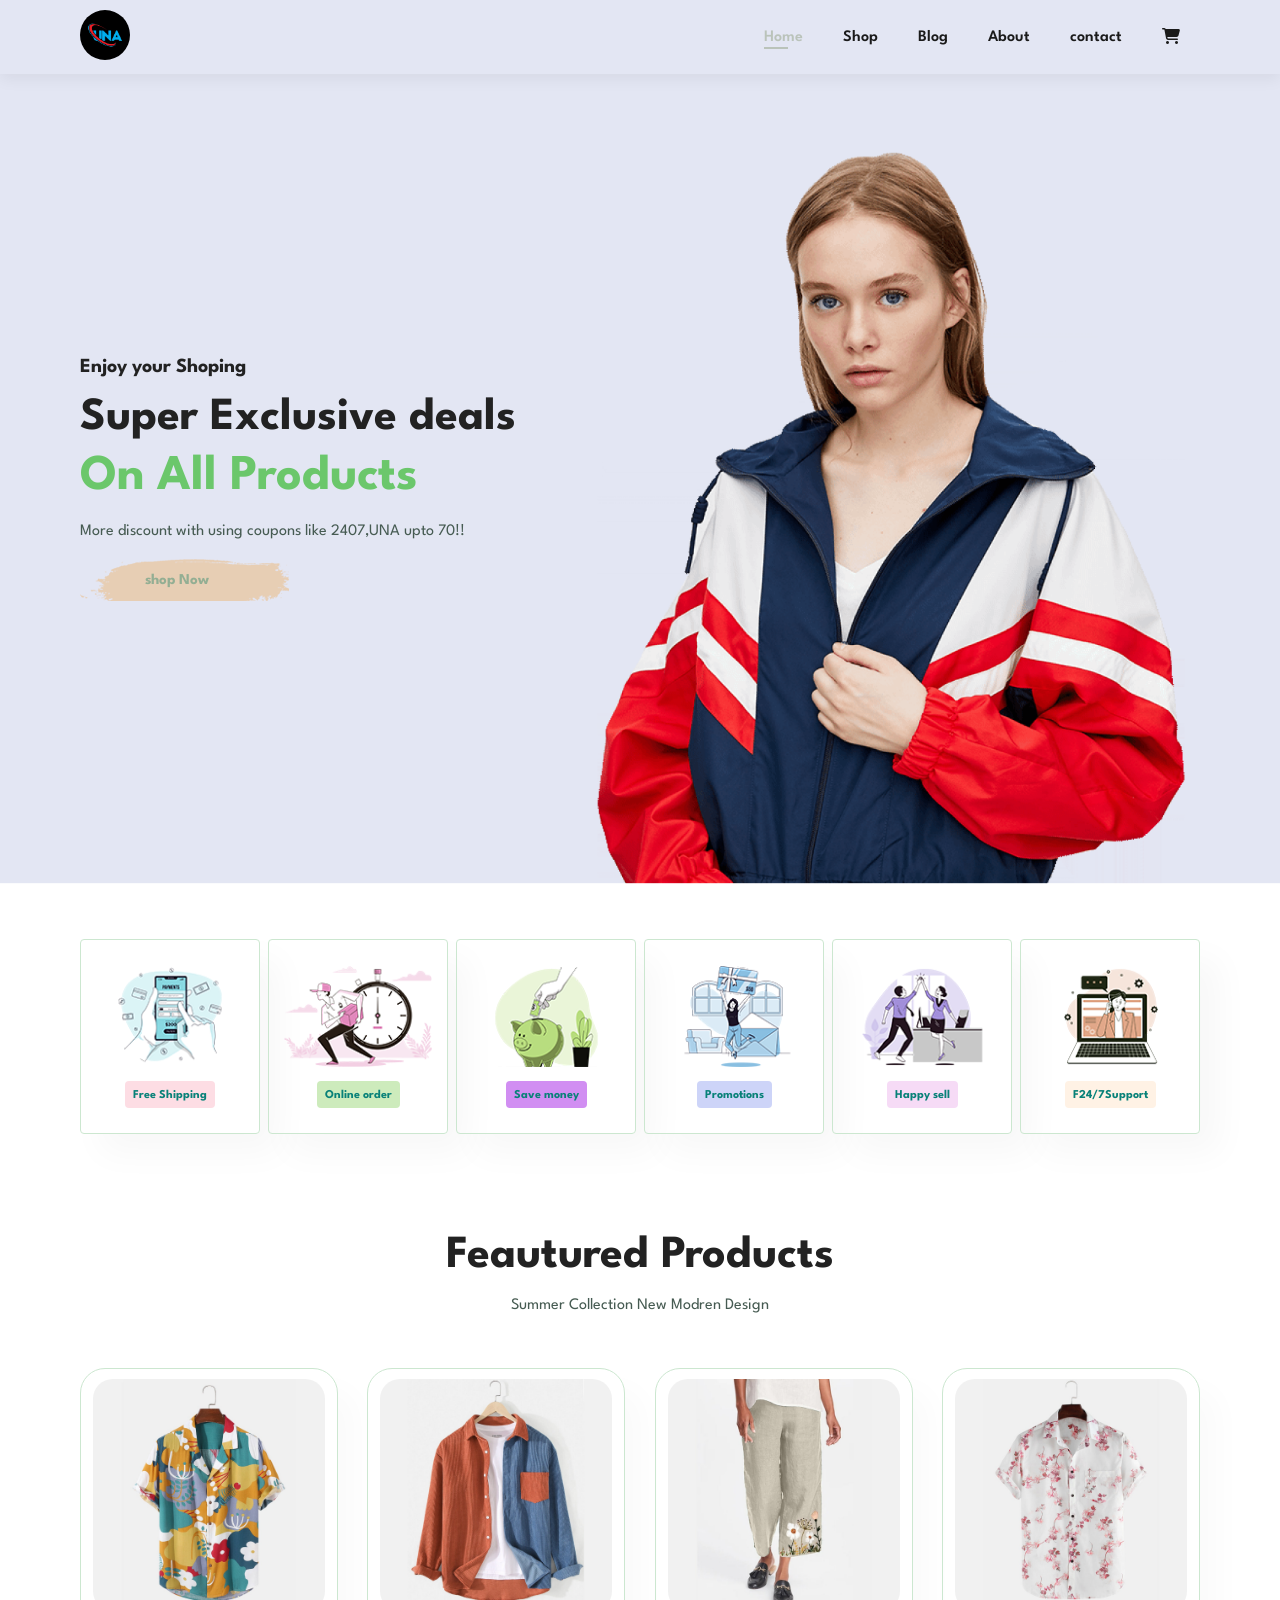
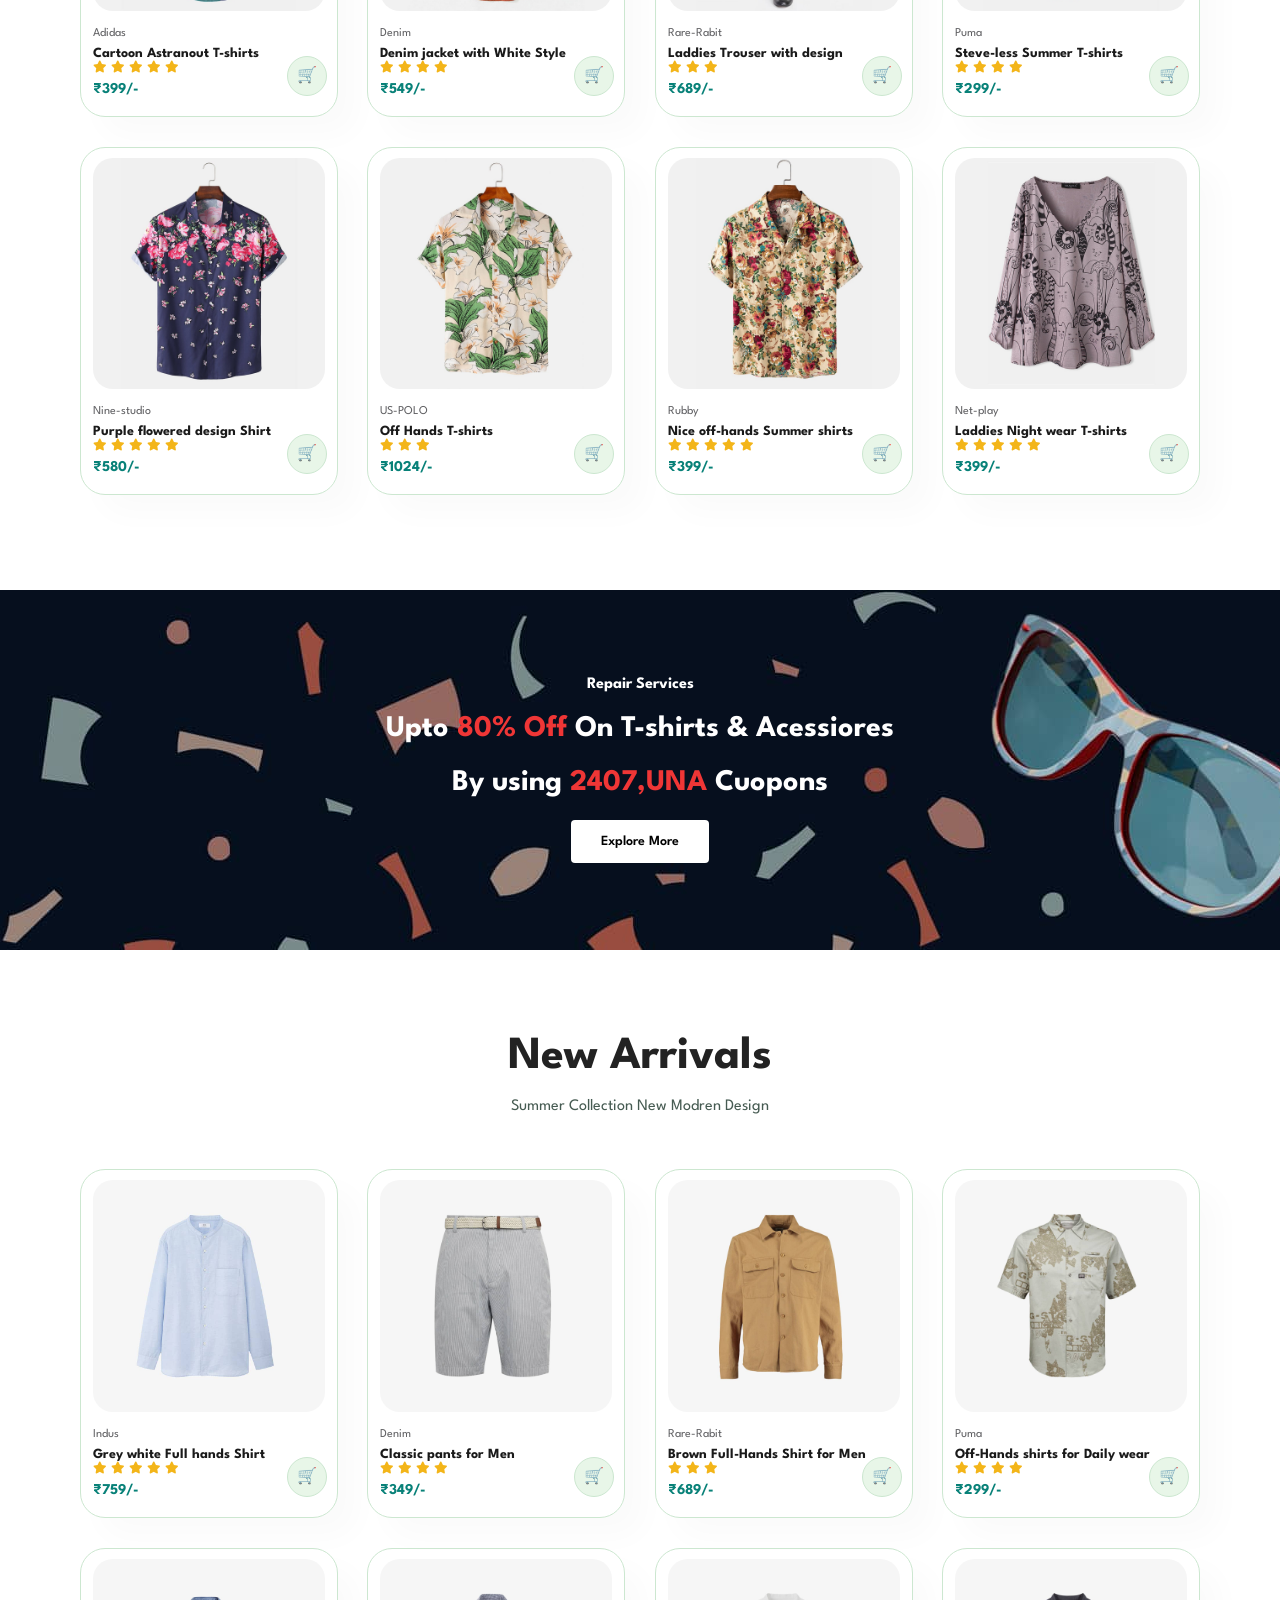
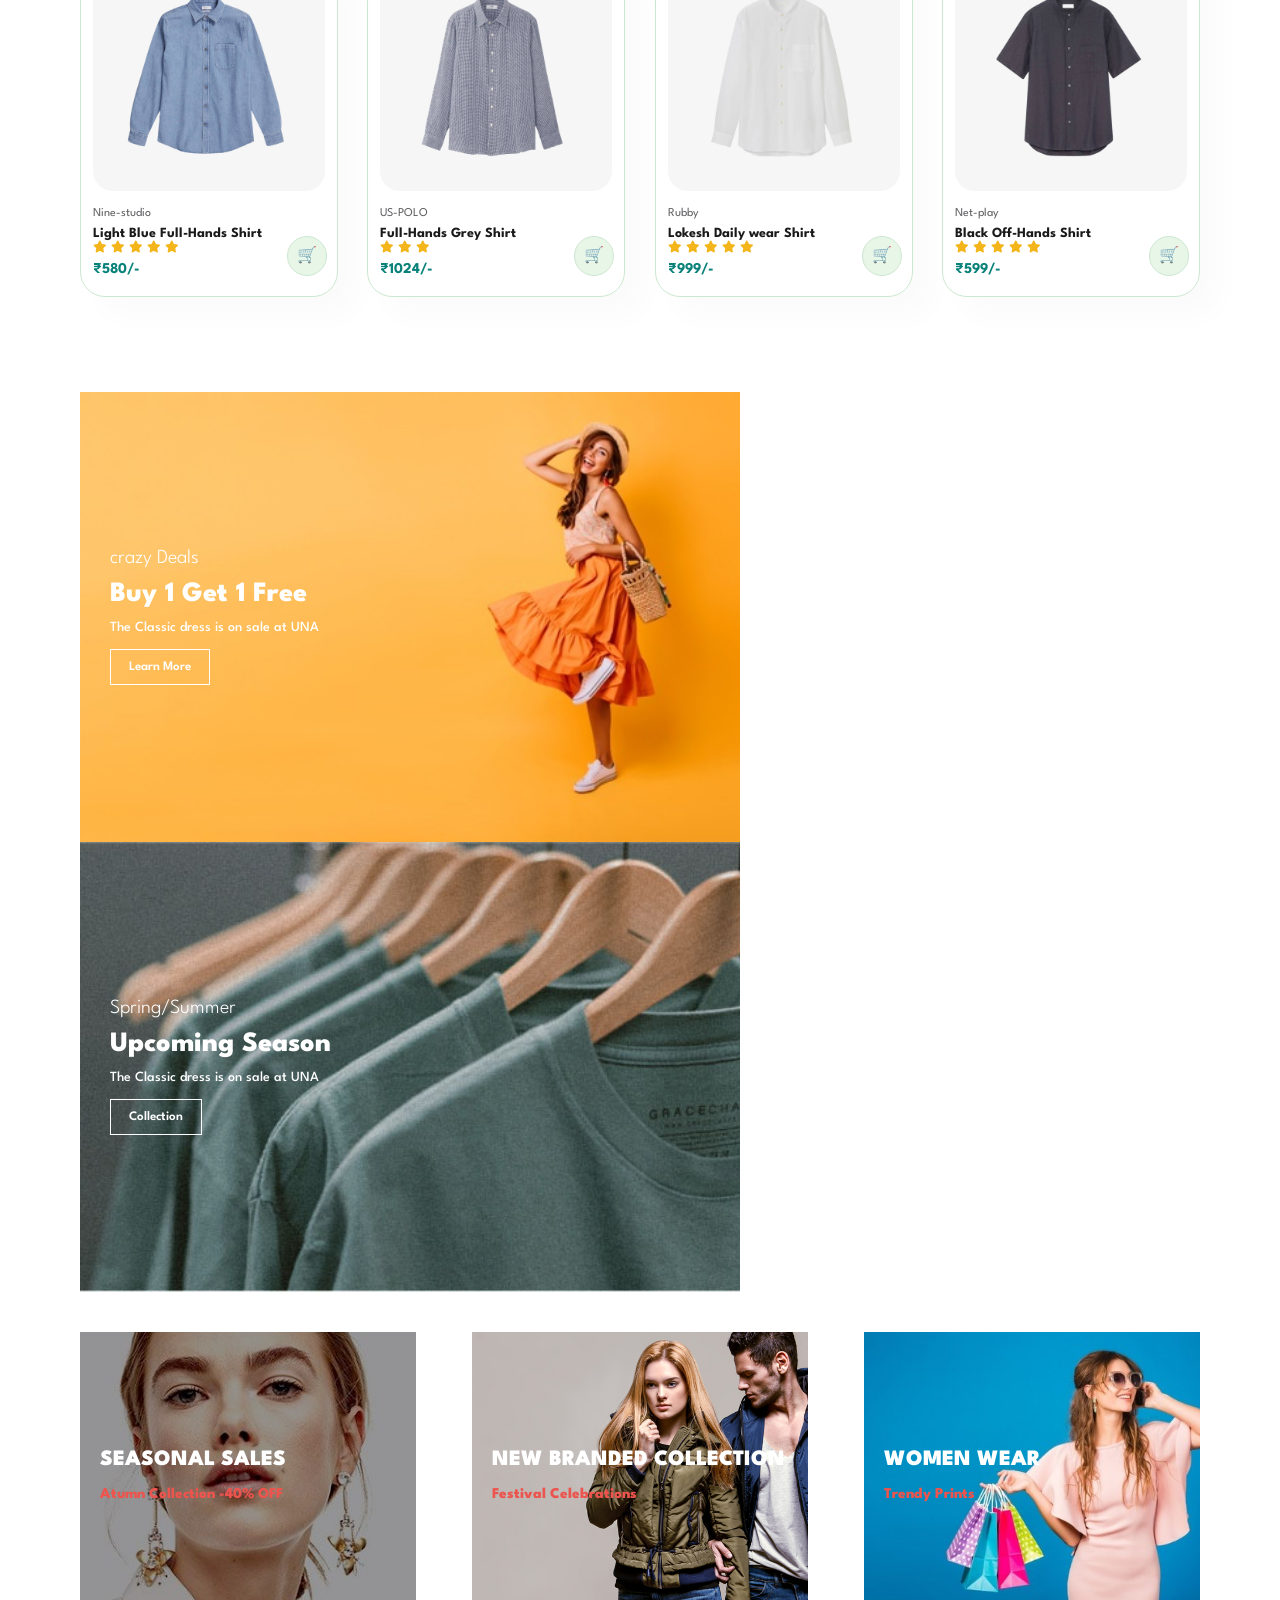
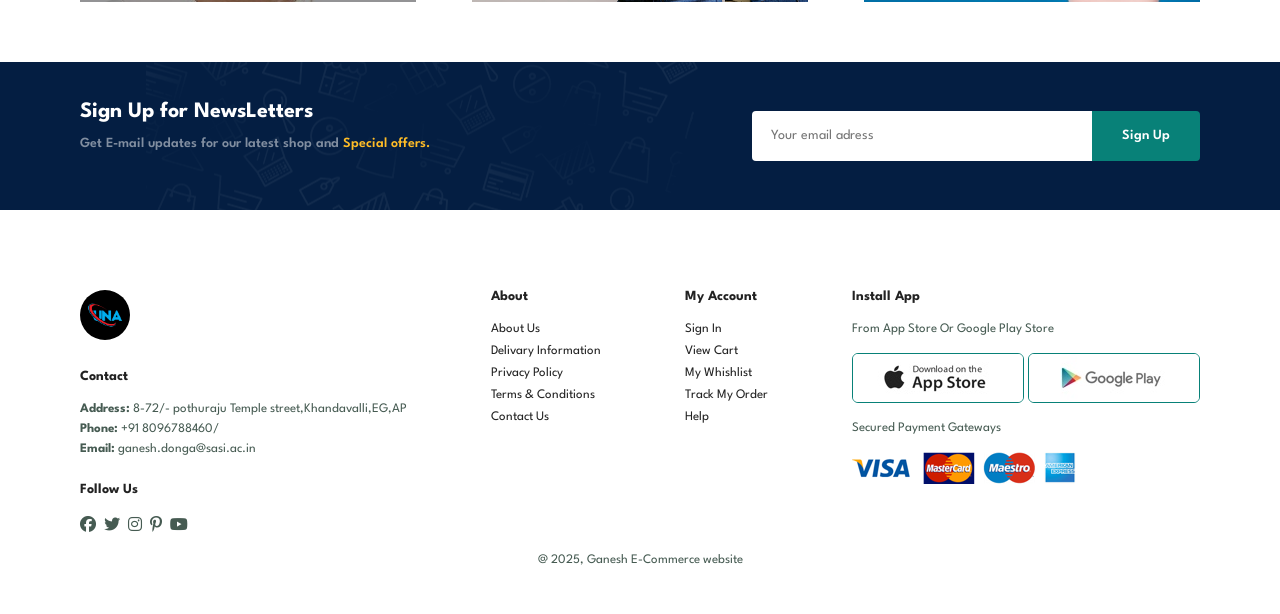
<file: e-comomeerce/index.html>
<!DOCTYPE html>
<html lang="en">
<head>
    <meta charset="UTF-8">
    <meta name="viewport" content="width=device-width, initial-scale=1.0">
    <title>E-commerce</title>
    <link rel="stylesheet" href="https://cdnjs.cloudflare.com/ajax/libs/font-awesome/6.4.0/css/all.min.css">
    <link rel="stylesheet" href="style.css">
</head>
<body>
    <section id="header">
        <a href=""><img class="logo" src="img/logo.jpg" width="50" height="50" alt="img"></a>
        <div>
            <ul id="navbar">
                <li><a class="active" href="index.html">Home</a></li>
                <li><a href="shop.html">Shop</a></li>
                <li><a href="blog.html">Blog</a></li>
                <li><a href="about.html">About</a></li>
                <li><a href="contact.html">contact</a></li>
                <li id="lg-bag"><a href="cart.html"><i class="fa-solid fa-cart-shopping"></i></a></li>
                <a href="" id="close"><i class="fa-solid fa-xmark"></i></a>
            </ul>
        </div>
        <div id="mobile">
            <a href="cart.html"><i class="fa-solid fa-cart-shopping"></i></a>
            <i id ="bar" class="fa-solid fa-bars"></i>
        </div>
    </section>
    <section id="hero">
        <h4>Enjoy your Shoping</h4>
        <h2>Super Exclusive deals</h2>
        <h1>On All Products</h1>
        <p>More discount with using coupons like 2407,UNA upto 70!!</p>
        <button>shop Now</button>
    </section>
    <section id="feature" class="section-p1">
        <div class="fe-box">
            <img src="img/features/f1.png">
            <h6>Free Shipping</h6>
        </div>
        <div class="fe-box">
            <img src="img/features/f2.png">
            <h6>Online order</h6>
        </div>
        <div class="fe-box">
            <img src="img/features/f3.png">
            <h6>Save money</h6>
        </div>
        <div class="fe-box">
            <img src="img/features/f4.png">
            <h6>Promotions</h6>
        </div>
        <div class="fe-box">
            <img src="img/features/f5.png">
            <h6>Happy sell</h6>
        </div>
            <div class="fe-box">
            <img src="img/features/f6.png">
            <h6>F24/7Support</h6>
        </div>
    </section>
    <section id="product1" class="section-p1">
        <h2>Feautured Products</h2>
        <p>Summer Collection New Modren Design</p>
        <div class="pro-container">
            <div class="pro">
                <a href="sproduct.html"><img src="img/products/f1.jpg"></a>
                <div class="des">
                    <span>Adidas</span>
                    <h5>Cartoon Astranout T-shirts</h5>
                    <div class="star">
                        <i class="fas fa-star"></i>
                        <i class="fas fa-star"></i>
                        <i class="fas fa-star"></i>
                        <i class="fas fa-star"></i>
                        <i class="fas fa-star"></i>
                    </div>
                    <h4>&#8377;399/-</h4>
                </div>
                <a href="#"><p class="cart">&#128722;</p></a>
            </div>
            <div class="pro">
                <a href="sproduct.html"><img src="img/products/f6.jpg"></a>
                <div class="des">
                    <span>Denim</span>
                    <h5>Denim jacket with White Style</h5>
                    <div class="star">
                        <i class="fas fa-star"></i>
                        <i class="fas fa-star"></i>
                        <i class="fas fa-star"></i>
                        <i class="fas fa-star"></i>
                    </div>
                    <h4>&#8377;549/-</h4>
                </div>
                <a href="#"><p class="cart">&#128722;</p></a>
            </div><div class="pro">
                <a href="sproduct.html"><img src="img/products/f7.jpg"></a>
                <div class="des">
                    <span>Rare-Rabit</span>
                    <h5>Laddies Trouser with design</h5>
                    <div class="star">
                        <i class="fas fa-star"></i>
                        <i class="fas fa-star"></i>
                        <i class="fas fa-star"></i>
                    </div>
                    <h4>&#8377;689/-</h4>
                </div>
                <a href="#"><p class="cart">&#128722;</p></a>
            </div>
            <div class="pro">
                <a href="sproduct.html"><img src="img/products/f4.jpg"></a>
                <div class="des">
                    <span>Puma</span>
                    <h5>Steve-less Summer T-shirts</h5>
                    <div class="star">
                        <i class="fas fa-star"></i>
                        <i class="fas fa-star"></i>
                        <i class="fas fa-star"></i>
                        <i class="fas fa-star"></i>
                    </div>
                    <h4>&#8377;299/-</h4>
                </div>
                <a href="#"><p class="cart">&#128722;</p></a>
            </div>
            <div class="pro">
                <a href="sproduct.html"><img src="img/products/f5.jpg"></a>
                <div class="des">
                    <span>Nine-studio</span>
                    <h5>Purple flowered design Shirt</h5>
                    <div class="star">
                        <i class="fas fa-star"></i>
                        <i class="fas fa-star"></i>
                        <i class="fas fa-star"></i>
                        <i class="fas fa-star"></i>
                        <i class="fas fa-star"></i>
                    </div>
                    <h4>&#8377;580/-</h4>
                </div>
                <a href="#"><p class="cart">&#128722;</p></a>
            </div>
            <div class="pro">
                <a href="sproduct.html"><img src="img/products/f2.jpg"></a>
                <div class="des">
                    <span>US-POLO</span>
                    <h5>Off Hands T-shirts</h5>
                    <div class="star">
                        <i class="fas fa-star"></i>
                        <i class="fas fa-star"></i>
                        <i class="fas fa-star"></i>
                    </div>
                    <h4>&#8377;1024/-</h4>
                </div>
                <a href="#"><p class="cart">&#128722;</p></a>
            </div>
            <div class="pro">
                <a href="sproduct.html"><img src="img/products/f3.jpg"></a>
                <div class="des">
                    <span>Rubby</span>
                    <h5>Nice off-hands Summer shirts</h5>
                    <div class="star">
                        <i class="fas fa-star"></i>
                        <i class="fas fa-star"></i>
                        <i class="fas fa-star"></i>
                        <i class="fas fa-star"></i>
                        <i class="fas fa-star"></i>
                    </div>
                    <h4>&#8377;399/-</h4>
                </div>
                <a href="#"><p class="cart">&#128722;</p></a>
            </div>
            <div class="pro">
                <a href="sproduct.html"><img src="img/products/f8.jpg"></a>
                <div class="des">
                    <span>Net-play</span>
                    <h5>Laddies Night wear T-shirts</h5>
                    <div class="star">
                        <i class="fas fa-star"></i>
                        <i class="fas fa-star"></i>
                        <i class="fas fa-star"></i>
                        <i class="fas fa-star"></i>
                        <i class="fas fa-star"></i>
                    </div>
                    <h4>&#8377;399/-</h4>
                </div>
                <a href="#"><p class="cart">&#128722;</p></a>
            </div>
        </div>
    </section>
    <section id="banner" class="section-m1">
        <h4>Repair Services</h4>
        <h2>Upto <span>80% Off</span> On T-shirts & Acessiores <br>
            By using <span>2407,UNA</span> Cuopons</h2>
        <button class="normal">Explore More</button>
    </section>
    <section id="product1" class="section-p1">
        <h2>New Arrivals</h2>
        <p>Summer Collection New Modren Design</p>
        <div class="pro-container">
            <div class="pro">
                <img src="img/products/n1.jpg">
                <div class="des">
                    <span>Indus</span>
                    <h5>Grey white Full hands Shirt</h5>
                    <div class="star">
                        <i class="fas fa-star"></i>
                        <i class="fas fa-star"></i>
                        <i class="fas fa-star"></i>
                        <i class="fas fa-star"></i>
                        <i class="fas fa-star"></i>
                    </div>
                    <h4>&#8377;759/-</h4>
                </div>
                <a href="#"><p class="cart">&#128722;</p></a>
            </div>
            <div class="pro">
                <img src="img/products/n6.jpg">
                <div class="des">
                    <span>Denim</span>
                    <h5>Classic pants for Men</h5>
                    <div class="star">
                        <i class="fas fa-star"></i>
                        <i class="fas fa-star"></i>
                        <i class="fas fa-star"></i>
                        <i class="fas fa-star"></i>
                    </div>
                    <h4>&#8377;349/-</h4>
                </div>
                <a href="#"><p class="cart">&#128722;</p></a>
            </div><div class="pro">
                <img src="img/products/n7.jpg">
                <div class="des">
                    <span>Rare-Rabit</span>
                    <h5>Brown Full-Hands Shirt for Men</h5>
                    <div class="star">
                        <i class="fas fa-star"></i>
                        <i class="fas fa-star"></i>
                        <i class="fas fa-star"></i>
                    </div>
                    <h4>&#8377;689/-</h4>
                </div>
                <a href="#"><p class="cart">&#128722;</p></a>
            </div>
            <div class="pro">
                <img src="img/products/n4.jpg">
                <div class="des">
                    <span>Puma</span>
                    <h5>Off-Hands shirts for Daily wear</h5>
                    <div class="star">
                        <i class="fas fa-star"></i>
                        <i class="fas fa-star"></i>
                        <i class="fas fa-star"></i>
                        <i class="fas fa-star"></i>
                    </div>
                    <h4>&#8377;299/-</h4>
                </div>
                <a href="#"><p class="cart">&#128722;</p></a>
            </div>
            <div class="pro">
                <img src="img/products/n5.jpg">
                <div class="des">
                    <span>Nine-studio</span>
                    <h5>Light Blue Full-Hands Shirt</h5>
                    <div class="star">
                        <i class="fas fa-star"></i>
                        <i class="fas fa-star"></i>
                        <i class="fas fa-star"></i>
                        <i class="fas fa-star"></i>
                        <i class="fas fa-star"></i>
                    </div>
                    <h4>&#8377;580/-</h4>
                </div>
                <a href="#"><p class="cart">&#128722;</p></a>
            </div>
            <div class="pro">
                <img src="img/products/n2.jpg">
                <div class="des">
                    <span>US-POLO</span>
                    <h5>Full-Hands Grey Shirt</h5>
                    <div class="star">
                        <i class="fas fa-star"></i>
                        <i class="fas fa-star"></i>
                        <i class="fas fa-star"></i>
                    </div>
                    <h4>&#8377;1024/-</h4>
                </div>
                <a href="#"><p class="cart">&#128722;</p></a>
            </div>
            <div class="pro">
                <img src="img/products/n3.jpg">
                <div class="des">
                    <span>Rubby</span>
                    <h5>Lokesh Daily wear Shirt</h5>
                    <div class="star">
                        <i class="fas fa-star"></i>
                        <i class="fas fa-star"></i>
                        <i class="fas fa-star"></i>
                        <i class="fas fa-star"></i>
                        <i class="fas fa-star"></i>
                    </div>
                    <h4>&#8377;999/-</h4>
                </div>
                <a href="#"><p class="cart">&#128722;</p></a>
            </div>
            <div class="pro">
                <img src="img/products/n8.jpg">
                <div class="des">
                    <span>Net-play</span>
                    <h5>Black Off-Hands Shirt</h5>
                    <div class="star">
                        <i class="fas fa-star"></i>
                        <i class="fas fa-star"></i>
                        <i class="fas fa-star"></i>
                        <i class="fas fa-star"></i>
                        <i class="fas fa-star"></i>
                    </div>
                    <h4>&#8377;599/-</h4>
                </div>
                <a href="#"><p class="cart">&#128722;</p></a>
            </div>
        </div>
    </section>
    <section id="sm-banner" class="section-p1">
        <div class="banner-box">
            <h4>crazy Deals</h4>
            <h2>Buy 1 Get 1 Free</h2>
            <span>The Classic dress is on sale at UNA</span>
            <button class="white">Learn More</button>
        </div> 
        <div class="banner-box banner-box2">
            <h4>Spring/Summer</h4>
            <h2>Upcoming Season</h2>
            <span>The Classic dress is on sale at UNA</span>
            <button class="white">Collection</button>
        </div>
    </section>
    <section id="banner3">
        <div class="banner-box">
            <h2>SEASONAL SALES</h2>
            <h3>Atumn Collection -40% OFF</h3>
        </div> 
            <div class="banner-box banner-box2">
            <h2>NEW BRANDED COLLECTION</h2>
            <h3>Festival Celebrations</h3>
        </div> 
            <div class="banner-box banner-box3">
            <h2>WOMEN WEAR</h2>
            <h3>Trendy Prints</h3>
        </div> 
    </section>
    <section id="newsletter" class="section-p1 section-m1">
        <div class="newstext">
            <h4>Sign Up for NewsLetters</h4>
            <p>Get E-mail updates for our latest shop and <span>Special offers.</span></p>
        </div>
        <div class="form">
            <input type="email" placeholder="Your email adress">
            <button class="normal">Sign Up</button>
        </div>
    </section>
    <footer class="section-p1">
        <div class="col">
            <img src="img/logo.jpg" width="50" height="50" class="logo">
            <h4>Contact</h4>
            <p><strong>Address:</strong> 8-72/- pothuraju Temple street,Khandavalli,EG,AP</p>
            <p><strong>Phone:</strong> +91 8096788460/</p>
            <p><strong>Email:</strong> ganesh.donga@sasi.ac.in</p>
            <div class="follow">
                <h4>Follow Us</h4>
                <div class="icon">
                    <i class="fa-brands fa-facebook"></i>
                    <i class="fa-brands fa-twitter"></i>
                    <i class="fa-brands fa-instagram"></i>
                    <i class="fa-brands fa-pinterest-p"></i>
                    <i class="fa-brands fa-youtube"></i>
                </div>
            </div>
        </div>
        <div class="col">
            <h4>About</h4>
            <a href="#">About Us</a>
            <a href="#">Delivary Information</a>
            <a href="#">Privacy Policy</a>
            <a href="#">Terms & Conditions</a>
            <a href="#">Contact Us</a>
        </div>
        <div class="col">
            <h4>My Account</h4>
            <a href="#">Sign In</a>
            <a href="#">View Cart</a>
            <a href="#">My Whishlist</a>
            <a href="#">Track My Order</a>
            <a href="#">Help</a>
        </div>
        <div class="col install">
            <h4>Install App</h4>
            <p>From App Store Or Google Play Store</p>
            <div class="row">
                <img src="img/pay/app.jpg" alt="">
                <img src="img/pay/play.jpg" alt="">
            </div>
            <p>Secured Payment Gateways</p>
            <img src="img/pay/pay.png" alt="">
        </div>


        <div class="copyright">
            <p>@ 2025, Ganesh E-Commerce website</p>
        </div>
    </footer>
    <script src="script.js"></script>
</body>
</html>
</file>
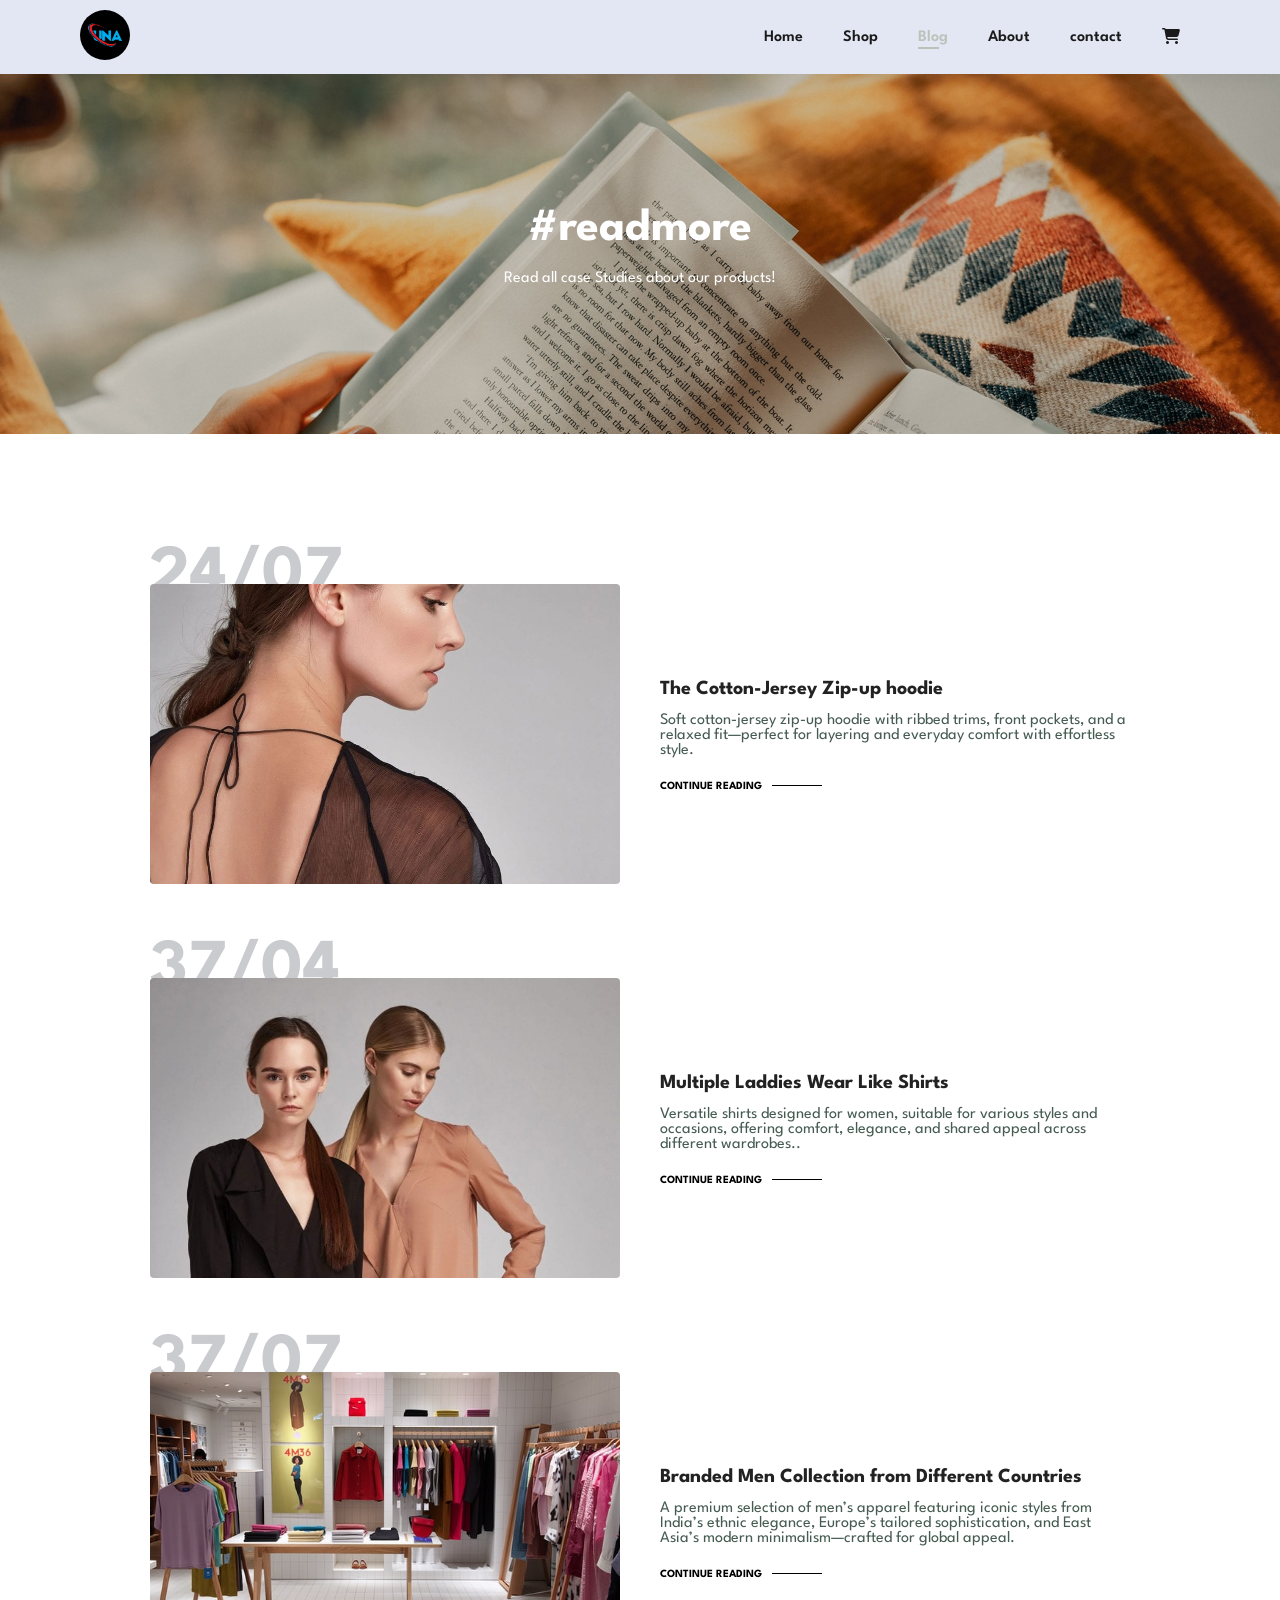
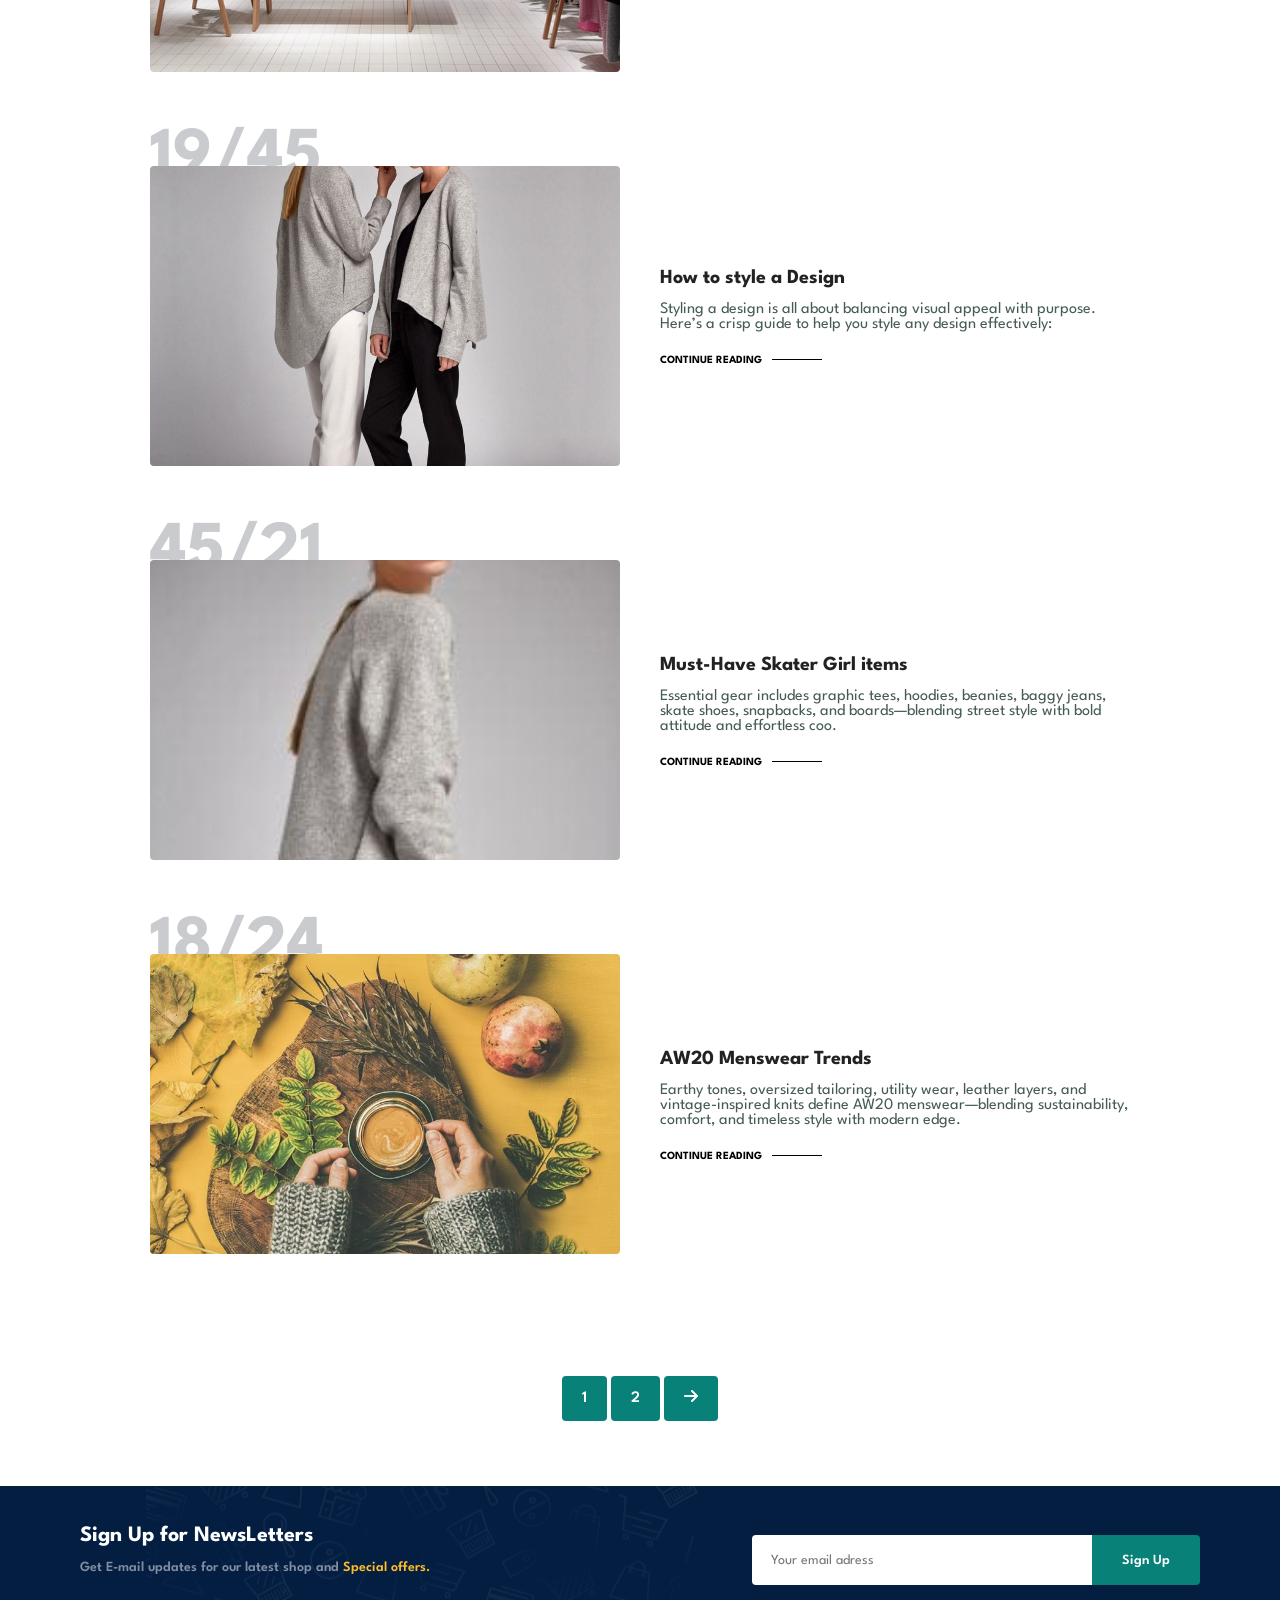
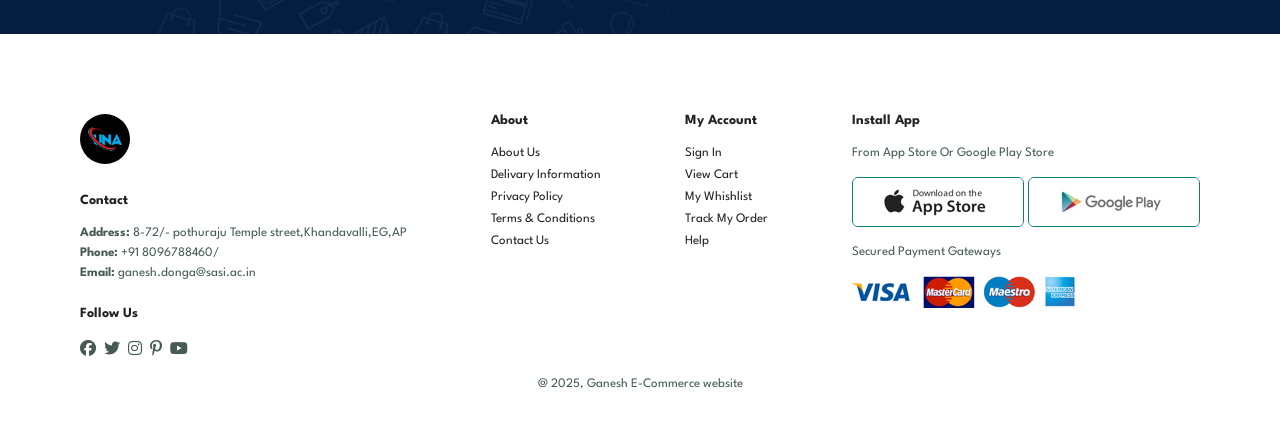
<file: e-comomeerce/blog.html>
<!DOCTYPE html>
<html lang="en">
<head>
    <meta charset="UTF-8">
    <meta name="viewport" content="width=device-width, initial-scale=1.0">
    <title>E-commerce</title>
    <link rel="stylesheet" href="https://cdnjs.cloudflare.com/ajax/libs/font-awesome/6.4.0/css/all.min.css">
    <link rel="stylesheet" href="style.css">
</head>
<body>
    <section id="header">
        <a href=""><img class="logo" src="img/logo.jpg" width="50" height="50" alt="img"></a>
        <div>
            <ul id="navbar">
                <li><a  href="index.html">Home</a></li>
                <li><a  href="shop.html">Shop</a></li>
                <li><a class="active" href="blog.html">Blog</a></li>
                <li><a href="about.html">About</a></li>
                <li><a href="contact.html">contact</a></li>
                <li id="lg-bag"><a href="cart.html"><i class="fa-solid fa-cart-shopping"></i></a></li>
                <a href="" id="close"><i class="fa-solid fa-xmark"></i></a>
            </ul>
        </div>
        <div id="mobile">
            <a href="cart.html"><i class="fa-solid fa-cart-shopping"></i></a>
            <i id ="bar" class="fa-solid fa-bars"></i>
        </div>
    </section>
    <section id="page-header" class="blog-header">

        <h2>#readmore</h2>

        <p>Read all case Studies about our products!</p>

    </section>
    <section id="blog">
        <div class="blog-box">
            <div class="blog-img">
                <img src="img/blog/b1 (1).jpg" alt="">
            </div>
            <div class="blog-details">
                <h4>The Cotton-Jersey Zip-up hoodie</h4>
                <p>Soft cotton-jersey zip-up hoodie with ribbed trims,
                     front pockets, and a relaxed fit—perfect for layering 
                    and everyday comfort with effortless style.</p>
                <a href="#">CONTINUE READING</a>
            </div>
            <h1>24/07</h1>
        </div>
        <div class="blog-box">
            <div class="blog-img">
                <img src="img/blog/b2 (1).jpg" alt="">
            </div>
            <div class="blog-details">
                <h4>Multiple Laddies Wear Like Shirts</h4>
                <p>Versatile shirts designed for women, suitable for
                     various styles and occasions, offering comfort, elegance, and 
                    shared appeal across different wardrobes..</p>
                <a href="#">CONTINUE READING</a>
            </div>
            <h1>37/04</h1>
        </div>
        <div class="blog-box">
            <div class="blog-img">
                <img src="img/blog/b3.jpg" alt="">
            </div>
            <div class="blog-details">
                <h4>Branded Men Collection from Different Countries</h4>
                <p> A premium selection of men’s apparel featuring iconic 
                    styles from India’s ethnic elegance, Europe’s tailored 
                    sophistication, and East Asia’s modern 
                    minimalism—crafted for global appeal.</p>
                <a href="#">CONTINUE READING</a>
            </div>
            <h1>37/07</h1>
        </div>
        <div class="blog-box">
            <div class="blog-img">
                <img src="img/blog/b4 (1).jpg" alt="">
            </div>
            <div class="blog-details">
                <h4>How to style a Design</h4>
                <p> Styling a design is all about balancing visual 
                    appeal with purpose. Here’s a crisp guide to
                     help you style any design effectively:</p>
                <a href="#">CONTINUE READING</a>
            </div>
            <h1>19/45</h1>
        </div>
        <div class="blog-box">
            <div class="blog-img">
                <img src="img/blog/b5.jpg" alt="">
            </div>
            <div class="blog-details">
                <h4>Must-Have Skater Girl items</h4>
                <p>Essential gear includes graphic tees, hoodies, beanies, baggy jeans, 
                    skate shoes, snapbacks, and boards—blending street 
                    style with bold attitude and effortless coo.</p>
                <a href="#">CONTINUE READING</a>
            </div>
            <h1>45/21</h1>
        </div>
        <div class="blog-box">
            <div class="blog-img">
                <img src="img/blog/b6.jpg" alt="">
            </div>
            <div class="blog-details">
                <h4>AW20 Menswear Trends</h4>
                <p>Earthy tones, oversized tailoring, utility wear, leather 
                    layers, and vintage-inspired knits define AW20 menswear—blending sustainability, 
                    comfort, and timeless style with modern edge.</p>
                <a href="#">CONTINUE READING</a>
            </div>
            <h1>18/24</h1>
        </div>
    </section>
    <section id="pagination" class="section-p1">
        <a href="#">1</a>
        <a href="#">2</a>
        <a href="#"><i class="fa-solid fa-arrow-right"></i></a>
    </section>
    <section id="newsletter" class="section-p1 section-m1">
        <div class="newstext">
            <h4>Sign Up for NewsLetters</h4>
            <p>Get E-mail updates for our latest shop and <span>Special offers.</span></p>
        </div>
        <div class="form">
            <input type="email" placeholder="Your email adress">
            <button class="normal">Sign Up</button>
        </div>
    </section>
    <footer class="section-p1">
        <div class="col">
            <img src="img/logo.jpg" width="50" height="50" class="logo">
            <h4>Contact</h4>
            <p><strong>Address:</strong> 8-72/- pothuraju Temple street,Khandavalli,EG,AP</p>
            <p><strong>Phone:</strong> +91 8096788460/</p>
            <p><strong>Email:</strong> ganesh.donga@sasi.ac.in</p>
            <div class="follow">
                <h4>Follow Us</h4>
                <div class="icon">
                    <i class="fa-brands fa-facebook"></i>
                    <i class="fa-brands fa-twitter"></i>
                    <i class="fa-brands fa-instagram"></i>
                    <i class="fa-brands fa-pinterest-p"></i>
                    <i class="fa-brands fa-youtube"></i>
                </div>
            </div>
        </div>
        <div class="col">
            <h4>About</h4>
            <a href="#">About Us</a>
            <a href="#">Delivary Information</a>
            <a href="#">Privacy Policy</a>
            <a href="#">Terms & Conditions</a>
            <a href="#">Contact Us</a>
        </div>
        <div class="col">
            <h4>My Account</h4>
            <a href="#">Sign In</a>
            <a href="#">View Cart</a>
            <a href="#">My Whishlist</a>
            <a href="#">Track My Order</a>
            <a href="#">Help</a>
        </div>
        <div class="col install">
            <h4>Install App</h4>
            <p>From App Store Or Google Play Store</p>
            <div class="row">
                <img src="img/pay/app.jpg" alt="">
                <img src="img/pay/play.jpg" alt="">
            </div>
            <p>Secured Payment Gateways</p>
            <img src="img/pay/pay.png" alt="">
        </div>


        <div class="copyright">
            <p>@ 2025, Ganesh E-Commerce website</p>
        </div>
    </footer>
    <script src="script.js"></script>
</body>
</html>
</file>
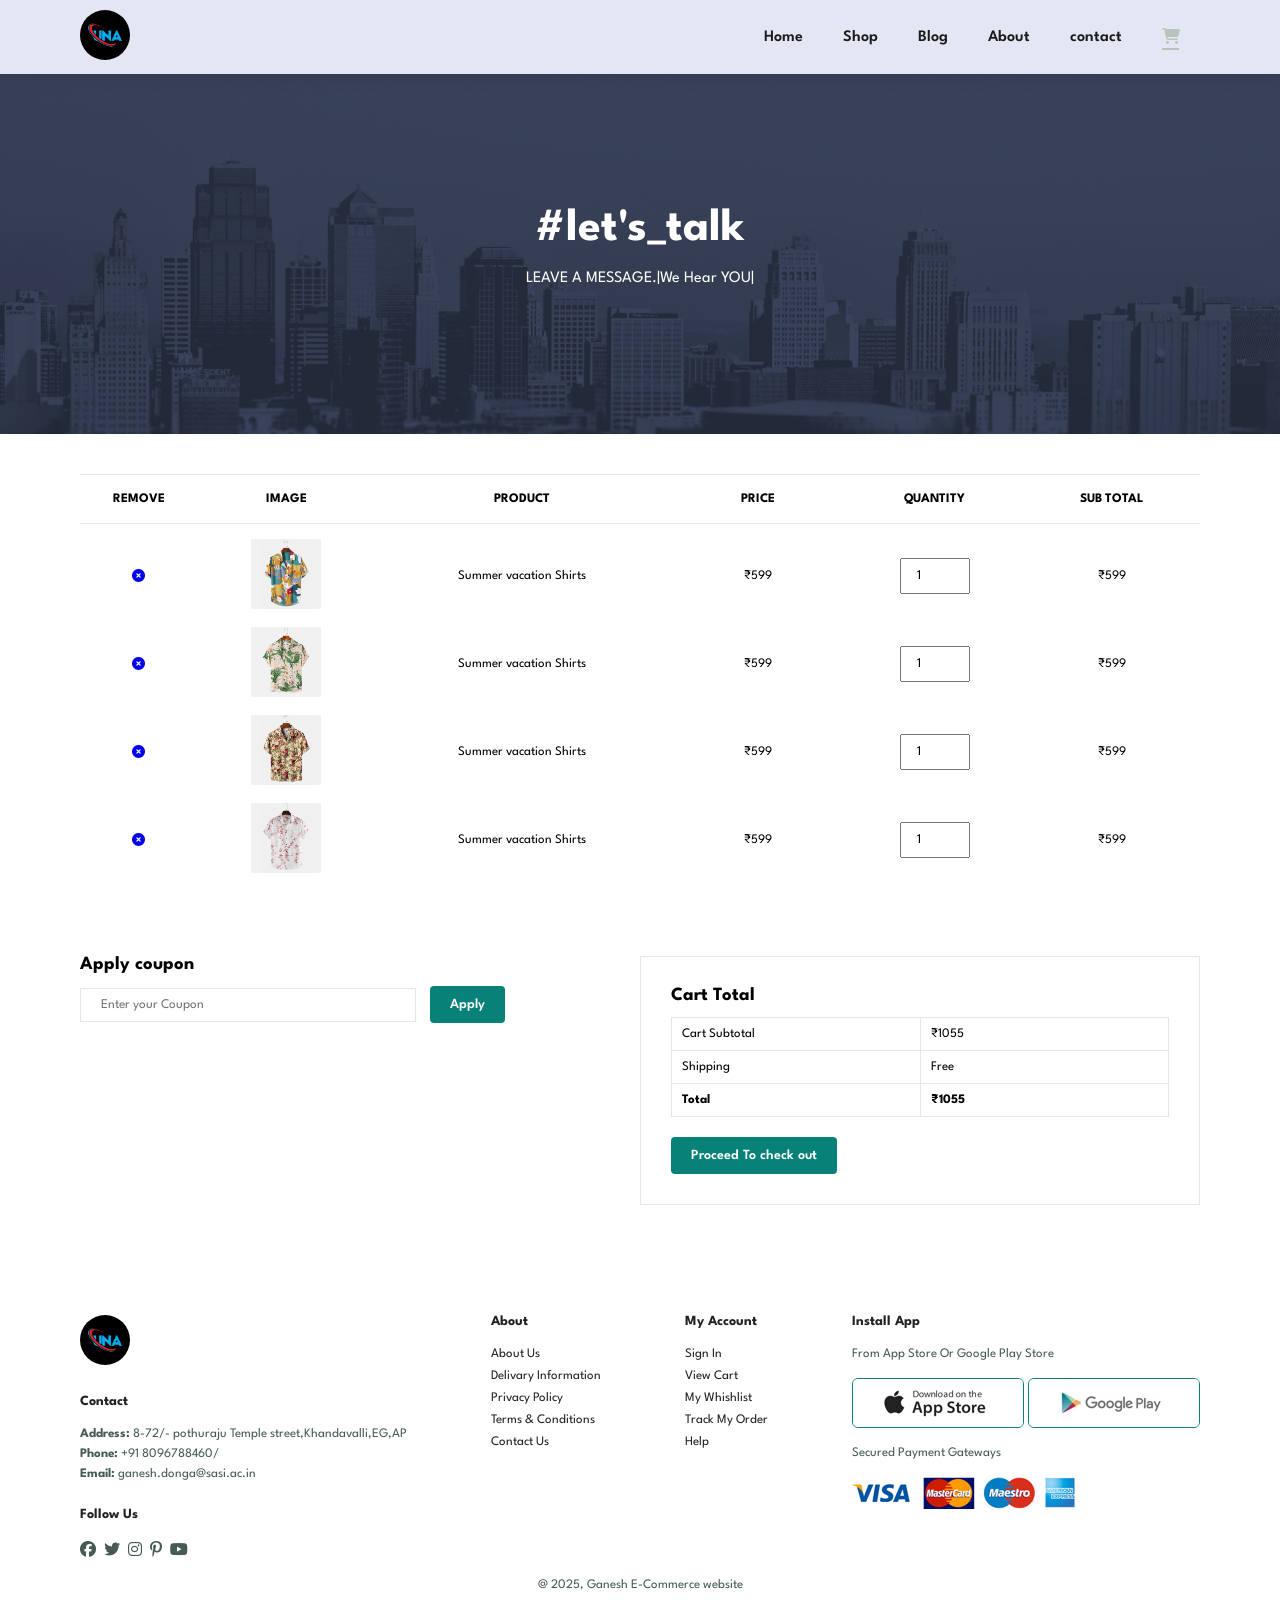
<file: e-comomeerce/cart.html>
<!DOCTYPE html>
<html lang="en">
<head>
    <meta charset="UTF-8">
    <meta name="viewport" content="width=device-width, initial-scale=1.0">
    <title>E-commerce</title>
    <link rel="stylesheet" href="https://cdnjs.cloudflare.com/ajax/libs/font-awesome/6.4.0/css/all.min.css">
    <link rel="stylesheet" href="style.css">
</head>
<body>
    <section id="header">
        <a href=""><img class="logo" src="img/logo.jpg" width="50" height="50" alt="img"></a>
        <div>
            <ul id="navbar">
                <li><a  href="index.html">Home</a></li>
                <li><a  href="shop.html">Shop</a></li>
                <li><a  href="blog.html">Blog</a></li>
                <li><a  href="about.html">About</a></li>
                <li><a  href="contact.html">contact</a></li>
                <li id="lg-bag"><a class="active" href="cart.html"><i class="fa-solid fa-cart-shopping"></i></a></li>
                <a href="" id="close"><i class="fa-solid fa-xmark"></i></a>
            </ul>
        </div>
        <div id="mobile">
            <a href="cart.html"><i class="fa-solid fa-cart-shopping"></i></a>
            <i id ="bar" class="fa-solid fa-bars"></i>
        </div>
    </section>
    <section id="page-header" class="about-header">

        <h2>#let's_talk</h2>

        <p>LEAVE A MESSAGE.|We Hear YOU|</p>

    </section>
    <section id="cart" class="section-p1">
        <table width="100%">
            <thead>
                <tr>
                    <td>Remove</td>
                    <td>Image</td>
                    <td>Product</td>
                    <td>Price</td>
                    <td>Quantity</td>
                    <td>Sub Total</td>
                </tr>
            </thead>
            <tbody>
                <tr>
                    <td><a href="#"><i class="fa-solid fa-circle-xmark"></i></a></td>
                    <td><img src="img/products/f1.jpg" alt=""></td>
                    <td>Summer vacation Shirts</td>
                    <td>&#8377;599</td>
                    <td><input type="number" value="1"></td>
                    <td>&#8377;599</td>
                </tr>
                 <tr>
                    <td><a href="#"><i class="fa-solid fa-circle-xmark"></i></a></td>
                    <td><img src="img/products/f2.jpg" alt=""></td>
                    <td>Summer vacation Shirts</td>
                    <td>&#8377;599</td>
                    <td><input type="number" value="1"></td>
                    <td>&#8377;599</td>
                </tr>
                 <tr>
                    <td><a href="#"><i class="fa-solid fa-circle-xmark"></i></a></td>
                    <td><img src="img/products/f3.jpg" alt=""></td>
                    <td>Summer vacation Shirts</td>
                    <td>&#8377;599</td>
                    <td><input type="number" value="1"></td>
                    <td>&#8377;599</td>
                </tr>
                 <tr>
                    <td><a href="#"><i class="fa-solid fa-circle-xmark"></i></a></td>
                    <td><img src="img/products/f4.jpg" alt=""></td>
                    <td>Summer vacation Shirts</td>
                    <td>&#8377;599</td>
                    <td><input type="number" value="1"></td>
                    <td>&#8377;599</td>
                </tr>
            </tbody>
        </table>
    </section>

    <section id="cart-add" class="section-p1">
        <div id="coupon">
            <h3>Apply coupon</h3>
            <div>
                <input type="text" placeholder="Enter your Coupon">
                <button class="normal">Apply</button>
            </div>
        </div>
        <div id="subtotal">
            <h3>Cart Total</h3>
            <table>
                <tr>
                    <td>Cart Subtotal</td>
                    <td>&#8377;1055</td>
                </tr>
                <tr>
                    <td>Shipping</td>
                    <td>Free</td>
                </tr>
                <tr>
                    <td><strong>Total</strong></td>
                    <td><strong>&#8377;1055</strong></td>
                </tr>
            </table>
            <button class="normal">Proceed To check out</button>
        </div>
    </section>

    <footer class="section-p1">
        <div class="col">
            <img src="img/logo.jpg" width="50" height="50" class="logo">
            <h4>Contact</h4>
            <p><strong>Address:</strong> 8-72/- pothuraju Temple street,Khandavalli,EG,AP</p>
            <p><strong>Phone:</strong> +91 8096788460/</p>
            <p><strong>Email:</strong> ganesh.donga@sasi.ac.in</p>
            <div class="follow">
                <h4>Follow Us</h4>
                <div class="icon">
                    <i class="fa-brands fa-facebook"></i>
                    <i class="fa-brands fa-twitter"></i>
                    <i class="fa-brands fa-instagram"></i>
                    <i class="fa-brands fa-pinterest-p"></i>
                    <i class="fa-brands fa-youtube"></i>
                </div>
            </div>
        </div>
        <div class="col">
            <h4>About</h4>
            <a href="#">About Us</a>
            <a href="#">Delivary Information</a>
            <a href="#">Privacy Policy</a>
            <a href="#">Terms & Conditions</a>
            <a href="#">Contact Us</a>
        </div>
        <div class="col">
            <h4>My Account</h4>
            <a href="#">Sign In</a>
            <a href="#">View Cart</a>
            <a href="#">My Whishlist</a>
            <a href="#">Track My Order</a>
            <a href="#">Help</a>
        </div>
        <div class="col install">
            <h4>Install App</h4>
            <p>From App Store Or Google Play Store</p>
            <div class="row">
                <img src="img/pay/app.jpg" alt="">
                <img src="img/pay/play.jpg" alt="">
            </div>
            <p>Secured Payment Gateways</p>
            <img src="img/pay/pay.png" alt="">
        </div>


        <div class="copyright">
            <p>@ 2025, Ganesh E-Commerce website</p>
        </div>
    </footer>
    <script src="script.js"></script>
</body>
</html>
</file>
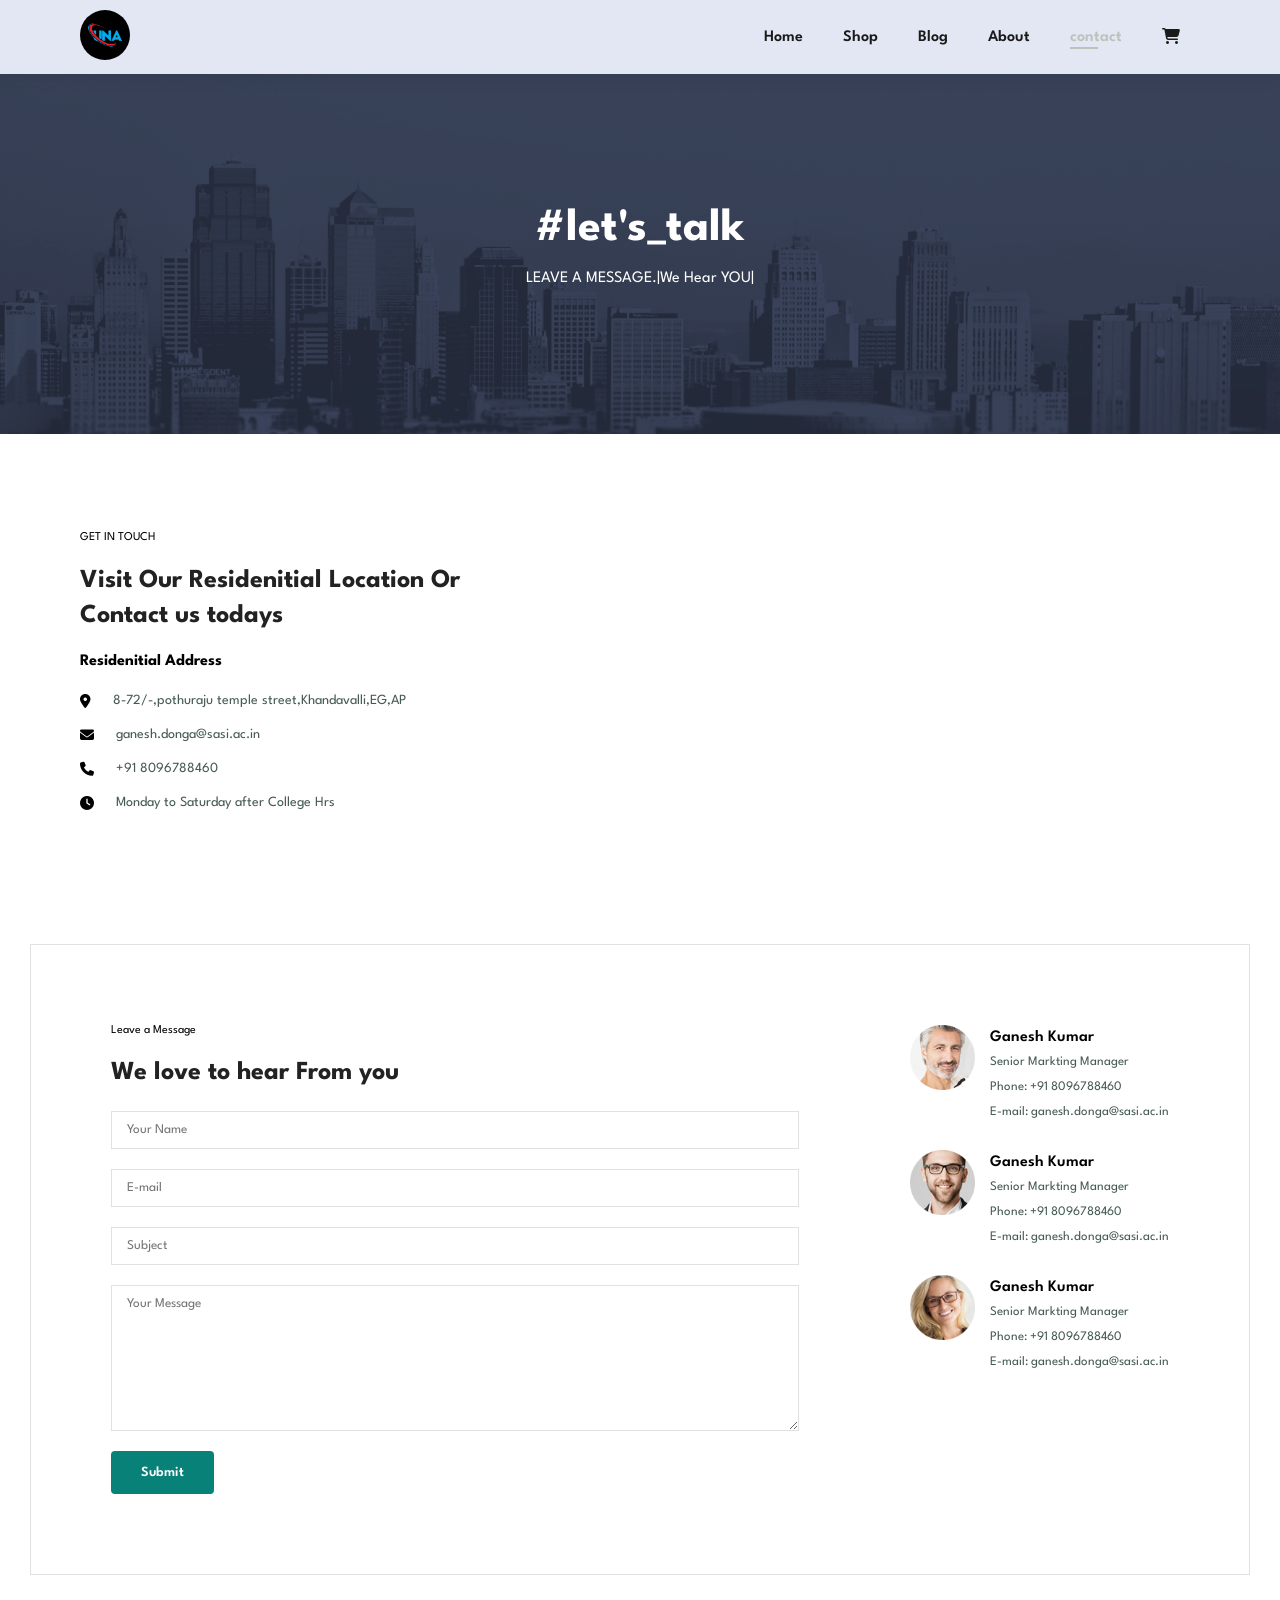
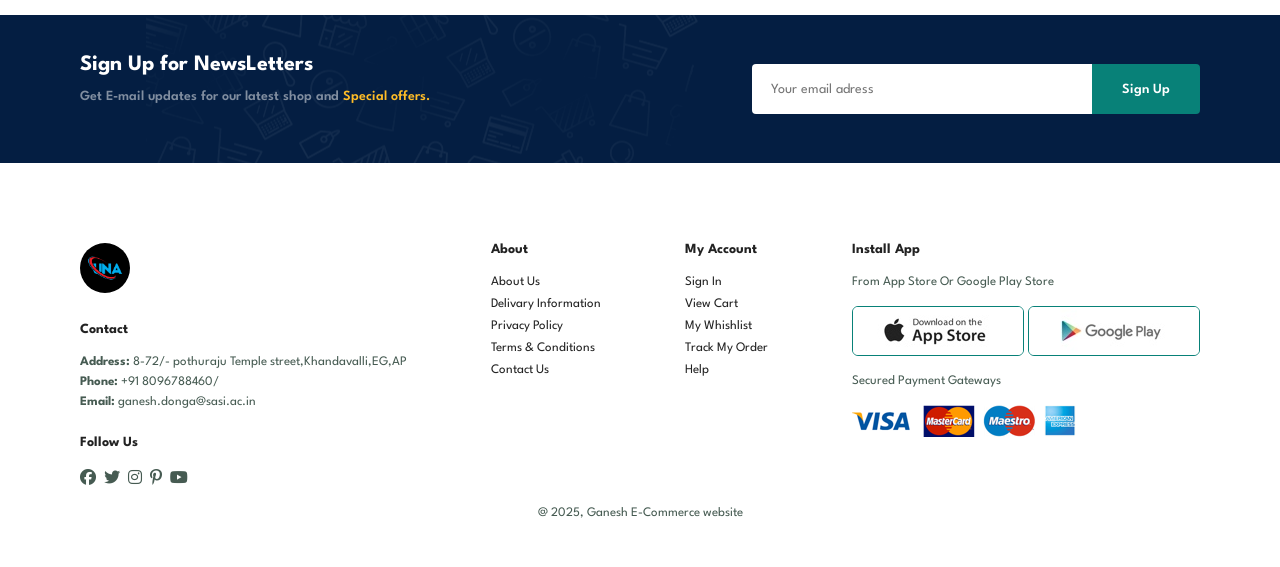
<file: e-comomeerce/contact.html>
<!DOCTYPE html>
<html lang="en">
<head>
    <meta charset="UTF-8">
    <meta name="viewport" content="width=device-width, initial-scale=1.0">
    <title>E-commerce</title>
    <link rel="stylesheet" href="https://cdnjs.cloudflare.com/ajax/libs/font-awesome/6.4.0/css/all.min.css">
    <link rel="stylesheet" href="style.css">
</head>
<body>
    <section id="header">
        <a href=""><img class="logo" src="img/logo.jpg" width="50" height="50" alt="img"></a>
        <div>
            <ul id="navbar">
                <li><a  href="index.html">Home</a></li>
                <li><a  href="shop.html">Shop</a></li>
                <li><a  href="blog.html">Blog</a></li>
                <li><a  href="about.html">About</a></li>
                <li><a class="active" href="contact.html">contact</a></li>
                <li id="lg-bag"><a href="cart.html"><i class="fa-solid fa-cart-shopping"></i></a></li>
                <a href="" id="close"><i class="fa-solid fa-xmark"></i></a>
            </ul>
        </div>
        <div id="mobile">
            <a href="cart.html"><i class="fa-solid fa-cart-shopping"></i></a>
            <i id ="bar" class="fa-solid fa-bars"></i>
        </div>
    </section>
    <section id="page-header" class="about-header">

        <h2>#let's_talk</h2>

        <p>LEAVE A MESSAGE.|We Hear YOU|</p>

    </section>
    <section id="contact-details" class="section-p1">
        <div class="details">
            <span>GET IN TOUCH</span>
            <h2>Visit Our Residenitial Location Or Contact us todays</h2>
            <h3>Residenitial Address</h3>
            <div>
                <li>
                    <i class="fa-solid fa-location-dot"></i>
                    <p>8-72/-,pothuraju temple street,Khandavalli,EG,AP</p>
                </li>
                <li>
                    <i class="fa-solid fa-envelope"></i>
                    <p>ganesh.donga@sasi.ac.in</p>
                </li>
                <li>
                    <i class="fa-solid fa-phone"></i>
                    <p>+91 8096788460</p>
                </li>
                <li>
                    <i class="fa-solid fa-clock"></i>
                    <p>Monday to Saturday after College Hrs</p>
                </li>
            </div>
        </div>
        <div class="map">
            <iframe src="https://www.google.com/maps/embed?pb=!1m18!1m12!1m3!1d15284.401888640596!2d81.76167484652292!3d16.72183794489744!2m3!1f0!2f0!3f0!3m2!1i1024!2i768!4f13.1!3m3!1m2!1s0x3a37c7345c82ce63%3A0x236af24e7cba51d4!2sKhandavalli%2C%20Andhra%20Pradesh%20534330!5e0!3m2!1sen!2sin!4v1759506495657!5m2!1sen!2sin" width="600" height="450" style="border:0;" allowfullscreen="" loading="lazy" referrerpolicy="no-referrer-when-downgrade"></iframe>
        </div>
    </section>
    <section id="form-details">
        <form action="">
            <span>
                Leave a Message
            </span>
            <h2>We love to hear From you</h2>
            <input type="text" placeholder="Your Name">
            <input type="email" placeholder="E-mail">
            <input type="text" placeholder="Subject">
            <textarea name="" cols="30" rows="10" id="" placeholder="Your Message"></textarea>
            <button class="normal">Submit</button>
        </form>
        <div class="people">
            <div>
                <img src="img/people/1.png" alt="">
                <p><span>Ganesh Kumar</span> Senior Markting Manager <br> Phone: +91 8096788460
                <br>E-mail: ganesh.donga@sasi.ac.in</p>
            </div>
                        <div>
                <img src="img/people/2.png" alt="">
                <p><span>Ganesh Kumar</span> Senior Markting Manager <br> Phone: +91 8096788460
                <br>E-mail: ganesh.donga@sasi.ac.in</p>
            </div>
                        <div>
                <img src="img/people/3.png" alt="">
                <p><span>Ganesh Kumar</span> Senior Markting Manager <br> Phone: +91 8096788460
                <br>E-mail: ganesh.donga@sasi.ac.in</p>
            </div>
        </div>
    </section>
    <section id="newsletter" class="section-p1 section-m1">
        <div class="newstext">
            <h4>Sign Up for NewsLetters</h4>
            <p>Get E-mail updates for our latest shop and <span>Special offers.</span></p>
        </div>
        <div class="form">
            <input type="email" placeholder="Your email adress">
            <button class="normal">Sign Up</button>
        </div>
    </section>
    <footer class="section-p1">
        <div class="col">
            <img src="img/logo.jpg" width="50" height="50" class="logo">
            <h4>Contact</h4>
            <p><strong>Address:</strong> 8-72/- pothuraju Temple street,Khandavalli,EG,AP</p>
            <p><strong>Phone:</strong> +91 8096788460/</p>
            <p><strong>Email:</strong> ganesh.donga@sasi.ac.in</p>
            <div class="follow">
                <h4>Follow Us</h4>
                <div class="icon">
                    <i class="fa-brands fa-facebook"></i>
                    <i class="fa-brands fa-twitter"></i>
                    <i class="fa-brands fa-instagram"></i>
                    <i class="fa-brands fa-pinterest-p"></i>
                    <i class="fa-brands fa-youtube"></i>
                </div>
            </div>
        </div>
        <div class="col">
            <h4>About</h4>
            <a href="#">About Us</a>
            <a href="#">Delivary Information</a>
            <a href="#">Privacy Policy</a>
            <a href="#">Terms & Conditions</a>
            <a href="#">Contact Us</a>
        </div>
        <div class="col">
            <h4>My Account</h4>
            <a href="#">Sign In</a>
            <a href="#">View Cart</a>
            <a href="#">My Whishlist</a>
            <a href="#">Track My Order</a>
            <a href="#">Help</a>
        </div>
        <div class="col install">
            <h4>Install App</h4>
            <p>From App Store Or Google Play Store</p>
            <div class="row">
                <img src="img/pay/app.jpg" alt="">
                <img src="img/pay/play.jpg" alt="">
            </div>
            <p>Secured Payment Gateways</p>
            <img src="img/pay/pay.png" alt="">
        </div>


        <div class="copyright">
            <p>@ 2025, Ganesh E-Commerce website</p>
        </div>
    </footer>
    <script src="script.js"></script>
</body>
</html>
</file>
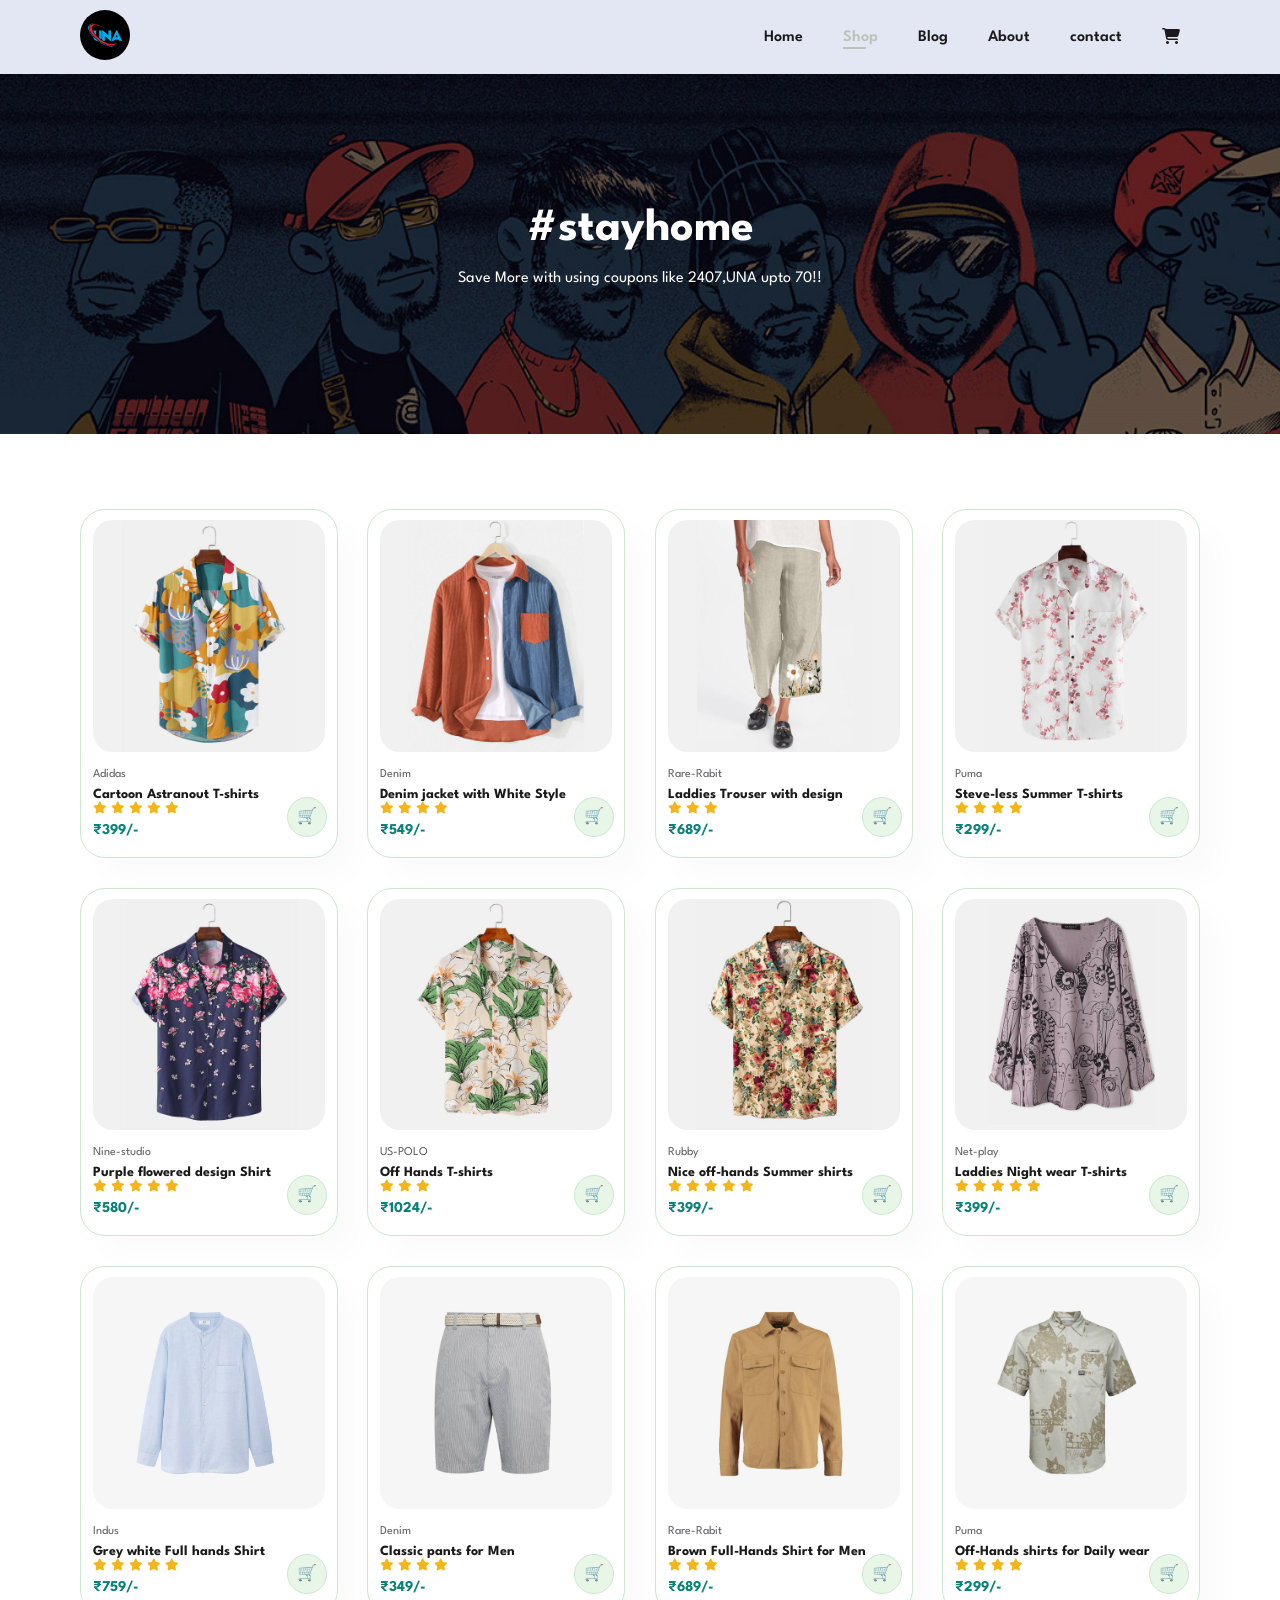
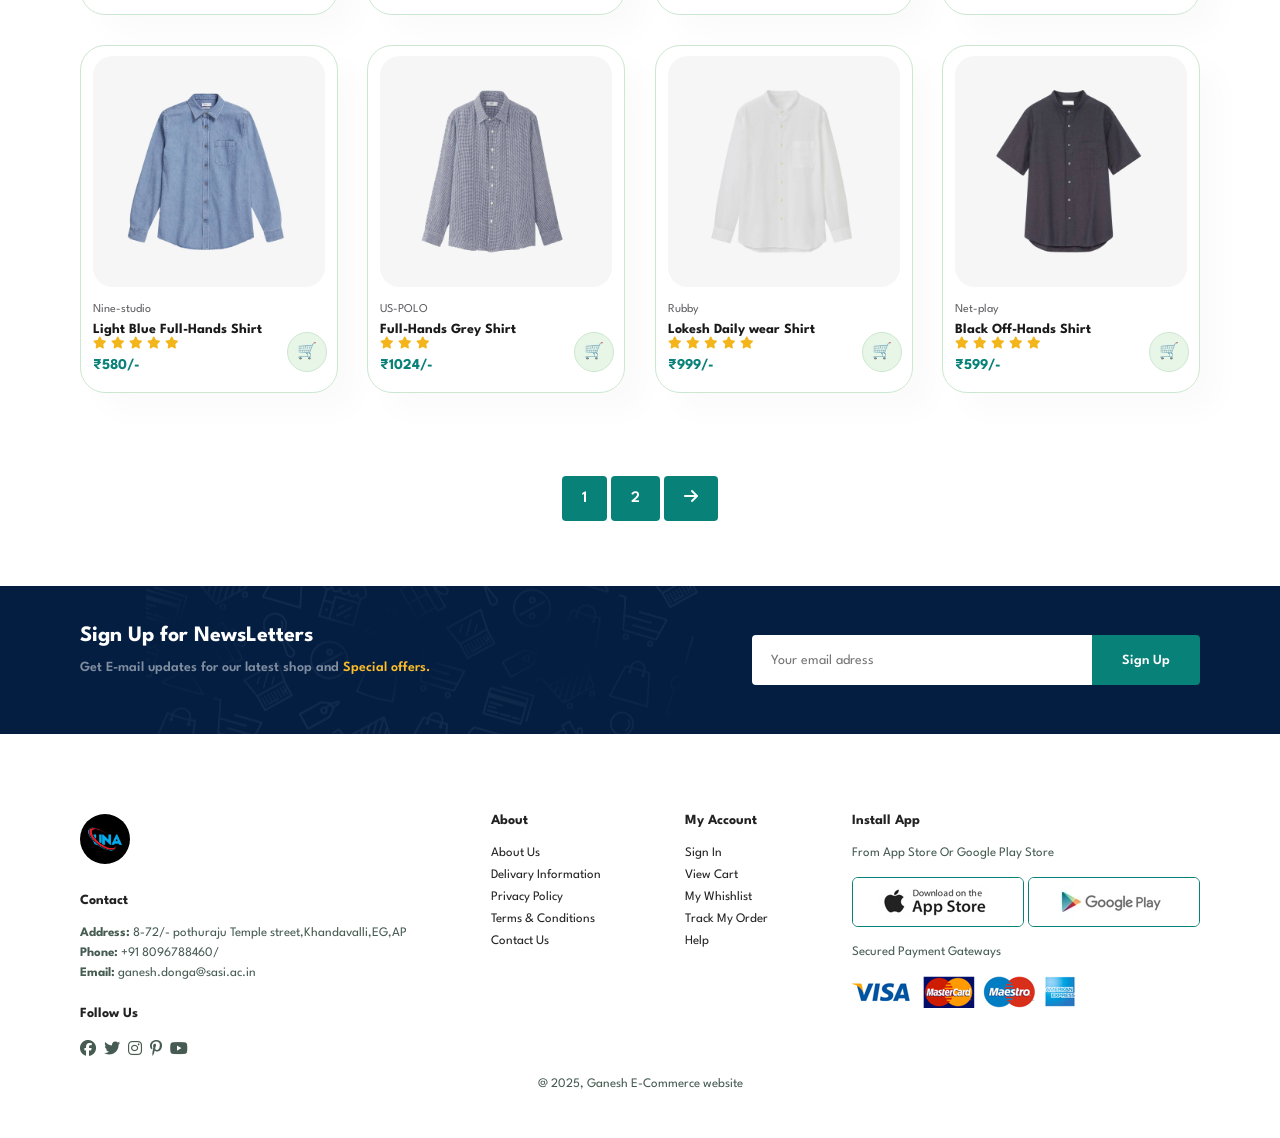
<file: e-comomeerce/shop.html>
<!DOCTYPE html>
<html lang="en">
<head>
    <meta charset="UTF-8">
    <meta name="viewport" content="width=device-width, initial-scale=1.0">
    <title>E-commerce</title>
    <link rel="stylesheet" href="https://cdnjs.cloudflare.com/ajax/libs/font-awesome/6.4.0/css/all.min.css">
    <link rel="stylesheet" href="style.css">
</head>
<body>
    <section id="header">
        <a href=""><img class="logo" src="img/logo.jpg" width="50" height="50" alt="img"></a>
        <div>
            <ul id="navbar">
                <li><a  href="index.html">Home</a></li>
                <li><a class="active" href="shop.html">Shop</a></li>
                <li><a href="blog.html">Blog</a></li>
                <li><a href="about.html">About</a></li>
                <li><a href="contact.html">contact</a></li>
                <li id="lg-bag"><a href="cart.html"><i class="fa-solid fa-cart-shopping"></i></a></li>
                <a href="" id="close"><i class="fa-solid fa-xmark"></i></a>
            </ul>
        </div>
        <div id="mobile">
            <a href="cart.html"><i class="fa-solid fa-cart-shopping"></i></a>
            <i id ="bar" class="fa-solid fa-bars"></i>
        </div>
    </section>
    <section id="page-header">

        <h2>#stayhome</h2>

        <p>Save More with using coupons like 2407,UNA upto 70!!</p>

    </section>
    <section id="product1" class="section-p1">
        <div class="pro-container">
            <div class="pro" onclick="window.location.href='sproduct.html';">
                <img src="img/products/f1.jpg">
                <div class="des">
                    <span>Adidas</span>
                    <h5>Cartoon Astranout T-shirts</h5>
                    <div class="star">
                        <i class="fas fa-star"></i>
                        <i class="fas fa-star"></i>
                        <i class="fas fa-star"></i>
                        <i class="fas fa-star"></i>
                        <i class="fas fa-star"></i>
                    </div>
                    <h4>&#8377;399/-</h4>
                </div>
                <a href="#"><p class="cart">&#128722;</p></a>
            </div>
            <div class="pro">
                <img src="img/products/f6.jpg">
                <div class="des">
                    <span>Denim</span>
                    <h5>Denim jacket with White Style</h5>
                    <div class="star">
                        <i class="fas fa-star"></i>
                        <i class="fas fa-star"></i>
                        <i class="fas fa-star"></i>
                        <i class="fas fa-star"></i>
                    </div>
                    <h4>&#8377;549/-</h4>
                </div>
                <a href="#"><p class="cart">&#128722;</p></a>
            </div><div class="pro">
                <img src="img/products/f7.jpg">
                <div class="des">
                    <span>Rare-Rabit</span>
                    <h5>Laddies Trouser with design</h5>
                    <div class="star">
                        <i class="fas fa-star"></i>
                        <i class="fas fa-star"></i>
                        <i class="fas fa-star"></i>
                    </div>
                    <h4>&#8377;689/-</h4>
                </div>
                <a href="#"><p class="cart">&#128722;</p></a>
            </div>
            <div class="pro">
                <img src="img/products/f4.jpg">
                <div class="des">
                    <span>Puma</span>
                    <h5>Steve-less Summer T-shirts</h5>
                    <div class="star">
                        <i class="fas fa-star"></i>
                        <i class="fas fa-star"></i>
                        <i class="fas fa-star"></i>
                        <i class="fas fa-star"></i>
                    </div>
                    <h4>&#8377;299/-</h4>
                </div>
                <a href="#"><p class="cart">&#128722;</p></a>
            </div>
            <div class="pro">
                <img src="img/products/f5.jpg">
                <div class="des">
                    <span>Nine-studio</span>
                    <h5>Purple flowered design Shirt</h5>
                    <div class="star">
                        <i class="fas fa-star"></i>
                        <i class="fas fa-star"></i>
                        <i class="fas fa-star"></i>
                        <i class="fas fa-star"></i>
                        <i class="fas fa-star"></i>
                    </div>
                    <h4>&#8377;580/-</h4>
                </div>
                <a href="#"><p class="cart">&#128722;</p></a>
            </div>
            <div class="pro">
                <img src="img/products/f2.jpg">
                <div class="des">
                    <span>US-POLO</span>
                    <h5>Off Hands T-shirts</h5>
                    <div class="star">
                        <i class="fas fa-star"></i>
                        <i class="fas fa-star"></i>
                        <i class="fas fa-star"></i>
                    </div>
                    <h4>&#8377;1024/-</h4>
                </div>
                <a href="#"><p class="cart">&#128722;</p></a>
            </div>
            <div class="pro">
                <img src="img/products/f3.jpg">
                <div class="des">
                    <span>Rubby</span>
                    <h5>Nice off-hands Summer shirts</h5>
                    <div class="star">
                        <i class="fas fa-star"></i>
                        <i class="fas fa-star"></i>
                        <i class="fas fa-star"></i>
                        <i class="fas fa-star"></i>
                        <i class="fas fa-star"></i>
                    </div>
                    <h4>&#8377;399/-</h4>
                </div>
                <a href="#"><p class="cart">&#128722;</p></a>
            </div>
            <div class="pro">
                <img src="img/products/f8.jpg">
                <div class="des">
                    <span>Net-play</span>
                    <h5>Laddies Night wear T-shirts</h5>
                    <div class="star">
                        <i class="fas fa-star"></i>
                        <i class="fas fa-star"></i>
                        <i class="fas fa-star"></i>
                        <i class="fas fa-star"></i>
                        <i class="fas fa-star"></i>
                    </div>
                    <h4>&#8377;399/-</h4>
                </div>
                <a href="#"><p class="cart">&#128722;</p></a>
            </div>
            <div class="pro">
                <img src="img/products/n1.jpg">
                <div class="des">
                    <span>Indus</span>
                    <h5>Grey white Full hands Shirt</h5>
                    <div class="star">
                        <i class="fas fa-star"></i>
                        <i class="fas fa-star"></i>
                        <i class="fas fa-star"></i>
                        <i class="fas fa-star"></i>
                        <i class="fas fa-star"></i>
                    </div>
                    <h4>&#8377;759/-</h4>
                </div>
                <a href="#"><p class="cart">&#128722;</p></a>
            </div>
            <div class="pro">
                <img src="img/products/n6.jpg">
                <div class="des">
                    <span>Denim</span>
                    <h5>Classic pants for Men</h5>
                    <div class="star">
                        <i class="fas fa-star"></i>
                        <i class="fas fa-star"></i>
                        <i class="fas fa-star"></i>
                        <i class="fas fa-star"></i>
                    </div>
                    <h4>&#8377;349/-</h4>
                </div>
                <a href="#"><p class="cart">&#128722;</p></a>
            </div><div class="pro">
                <img src="img/products/n7.jpg">
                <div class="des">
                    <span>Rare-Rabit</span>
                    <h5>Brown Full-Hands Shirt for Men</h5>
                    <div class="star">
                        <i class="fas fa-star"></i>
                        <i class="fas fa-star"></i>
                        <i class="fas fa-star"></i>
                    </div>
                    <h4>&#8377;689/-</h4>
                </div>
                <a href="#"><p class="cart">&#128722;</p></a>
            </div>
            <div class="pro">
                <img src="img/products/n4.jpg">
                <div class="des">
                    <span>Puma</span>
                    <h5>Off-Hands shirts for Daily wear</h5>
                    <div class="star">
                        <i class="fas fa-star"></i>
                        <i class="fas fa-star"></i>
                        <i class="fas fa-star"></i>
                        <i class="fas fa-star"></i>
                    </div>
                    <h4>&#8377;299/-</h4>
                </div>
                <a href="#"><p class="cart">&#128722;</p></a>
            </div>
            <div class="pro">
                <img src="img/products/n5.jpg">
                <div class="des">
                    <span>Nine-studio</span>
                    <h5>Light Blue Full-Hands Shirt</h5>
                    <div class="star">
                        <i class="fas fa-star"></i>
                        <i class="fas fa-star"></i>
                        <i class="fas fa-star"></i>
                        <i class="fas fa-star"></i>
                        <i class="fas fa-star"></i>
                    </div>
                    <h4>&#8377;580/-</h4>
                </div>
                <a href="#"><p class="cart">&#128722;</p></a>
            </div>
            <div class="pro">
                <img src="img/products/n2.jpg">
                <div class="des">
                    <span>US-POLO</span>
                    <h5>Full-Hands Grey Shirt</h5>
                    <div class="star">
                        <i class="fas fa-star"></i>
                        <i class="fas fa-star"></i>
                        <i class="fas fa-star"></i>
                    </div>
                    <h4>&#8377;1024/-</h4>
                </div>
                <a href="#"><p class="cart">&#128722;</p></a>
            </div>
            <div class="pro">
                <img src="img/products/n3.jpg">
                <div class="des">
                    <span>Rubby</span>
                    <h5>Lokesh Daily wear Shirt</h5>
                    <div class="star">
                        <i class="fas fa-star"></i>
                        <i class="fas fa-star"></i>
                        <i class="fas fa-star"></i>
                        <i class="fas fa-star"></i>
                        <i class="fas fa-star"></i>
                    </div>
                    <h4>&#8377;999/-</h4>
                </div>
                <a href="#"><p class="cart">&#128722;</p></a>
            </div>
            <div class="pro">
                <img src="img/products/n8.jpg">
                <div class="des">
                    <span>Net-play</span>
                    <h5>Black Off-Hands Shirt</h5>
                    <div class="star">
                        <i class="fas fa-star"></i>
                        <i class="fas fa-star"></i>
                        <i class="fas fa-star"></i>
                        <i class="fas fa-star"></i>
                        <i class="fas fa-star"></i>
                    </div>
                    <h4>&#8377;599/-</h4>
                </div>
                <a href="#"><p class="cart">&#128722;</p></a>
            </div>
        </div>
    </section>
    <section id="pagination" class="section-p1">
        <a href="#">1</a>
        <a href="#">2</a>
        <a href="#"><i class="fa-solid fa-arrow-right"></i></a>
    </section>
    <section id="newsletter" class="section-p1 section-m1">
        <div class="newstext">
            <h4>Sign Up for NewsLetters</h4>
            <p>Get E-mail updates for our latest shop and <span>Special offers.</span></p>
        </div>
        <div class="form">
            <input type="email" placeholder="Your email adress">
            <button class="normal">Sign Up</button>
        </div>
    </section>
    <footer class="section-p1">
        <div class="col">
            <img src="img/logo.jpg" width="50" height="50" class="logo">
            <h4>Contact</h4>
            <p><strong>Address:</strong> 8-72/- pothuraju Temple street,Khandavalli,EG,AP</p>
            <p><strong>Phone:</strong> +91 8096788460/</p>
            <p><strong>Email:</strong> ganesh.donga@sasi.ac.in</p>
            <div class="follow">
                <h4>Follow Us</h4>
                <div class="icon">
                    <i class="fa-brands fa-facebook"></i>
                    <i class="fa-brands fa-twitter"></i>
                    <i class="fa-brands fa-instagram"></i>
                    <i class="fa-brands fa-pinterest-p"></i>
                    <i class="fa-brands fa-youtube"></i>
                </div>
            </div>
        </div>
        <div class="col">
            <h4>About</h4>
            <a href="#">About Us</a>
            <a href="#">Delivary Information</a>
            <a href="#">Privacy Policy</a>
            <a href="#">Terms & Conditions</a>
            <a href="#">Contact Us</a>
        </div>
        <div class="col">
            <h4>My Account</h4>
            <a href="#">Sign In</a>
            <a href="#">View Cart</a>
            <a href="#">My Whishlist</a>
            <a href="#">Track My Order</a>
            <a href="#">Help</a>
        </div>
        <div class="col install">
            <h4>Install App</h4>
            <p>From App Store Or Google Play Store</p>
            <div class="row">
                <img src="img/pay/app.jpg" alt="">
                <img src="img/pay/play.jpg" alt="">
            </div>
            <p>Secured Payment Gateways</p>
            <img src="img/pay/pay.png" alt="">
        </div>


        <div class="copyright">
            <p>@ 2025, Ganesh E-Commerce website</p>
        </div>
    </footer>
    <script src="script.js"></script>
</body>
</html>
</file>
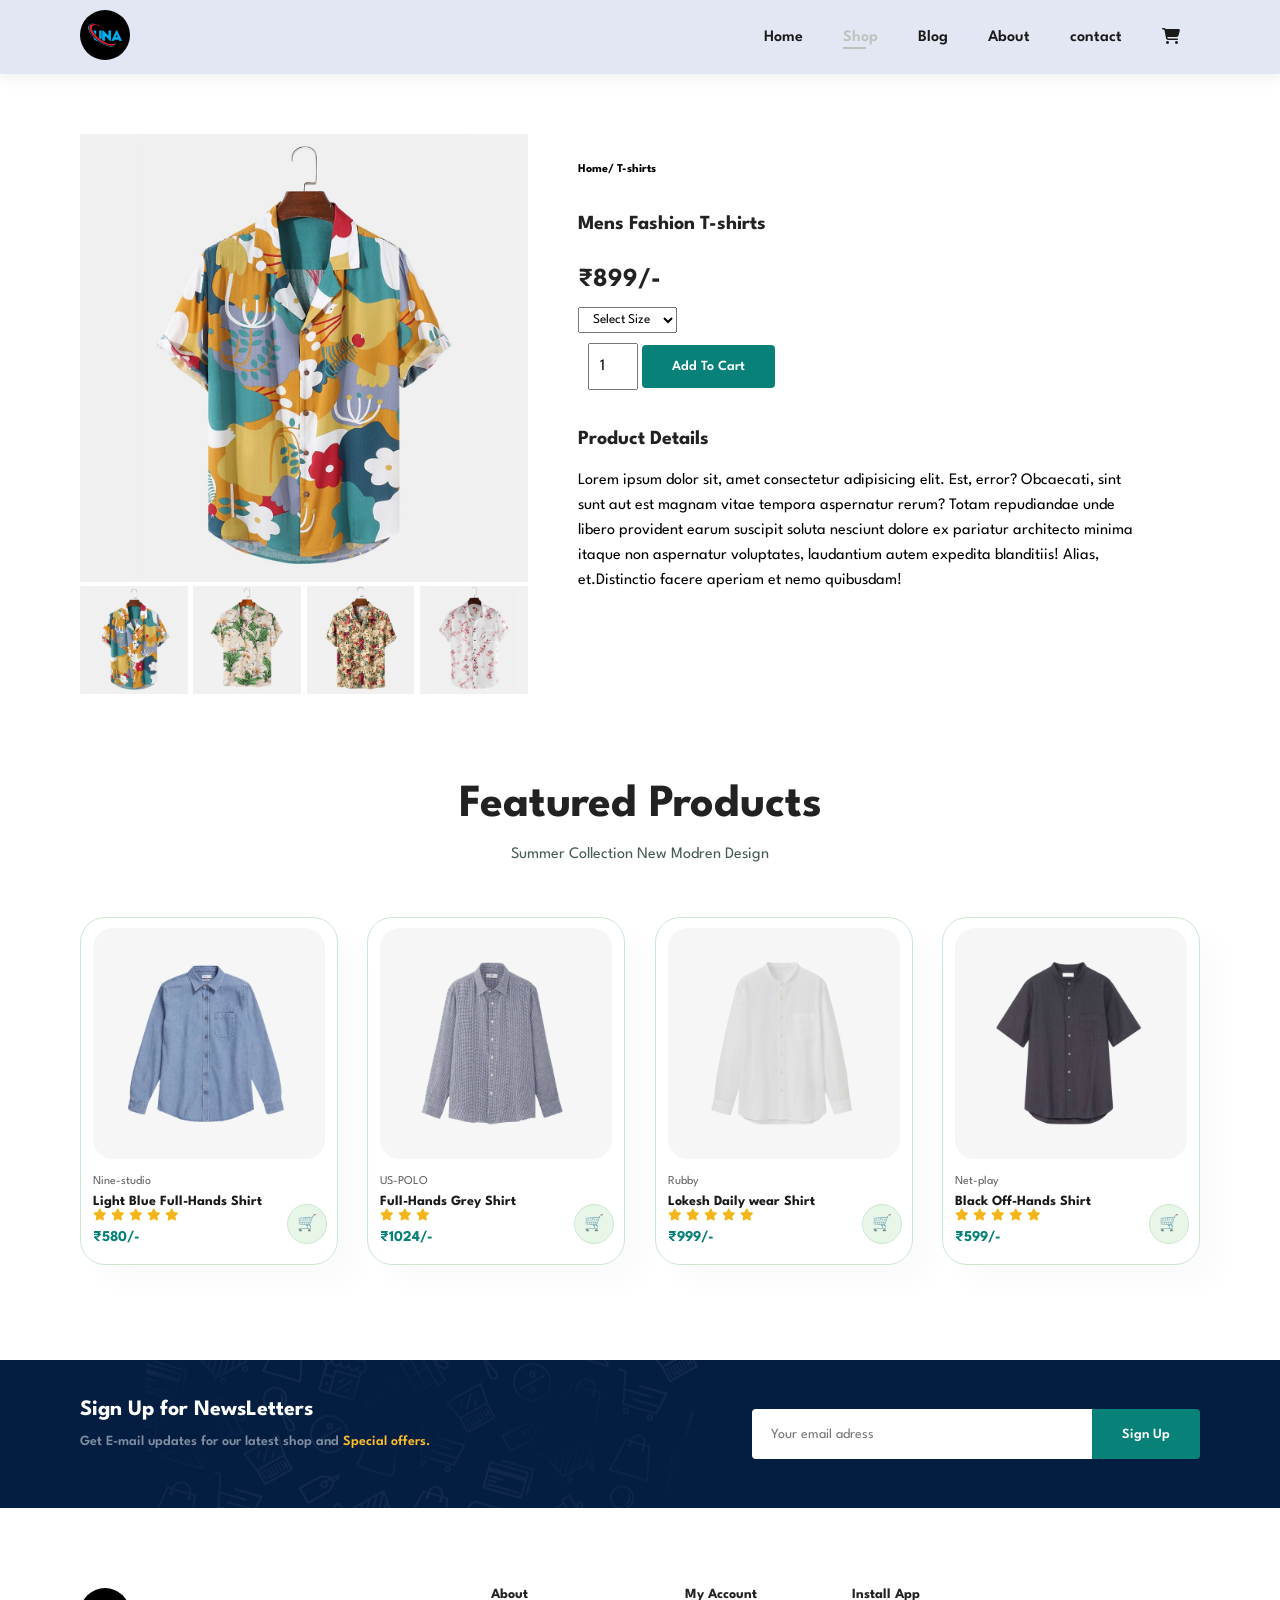
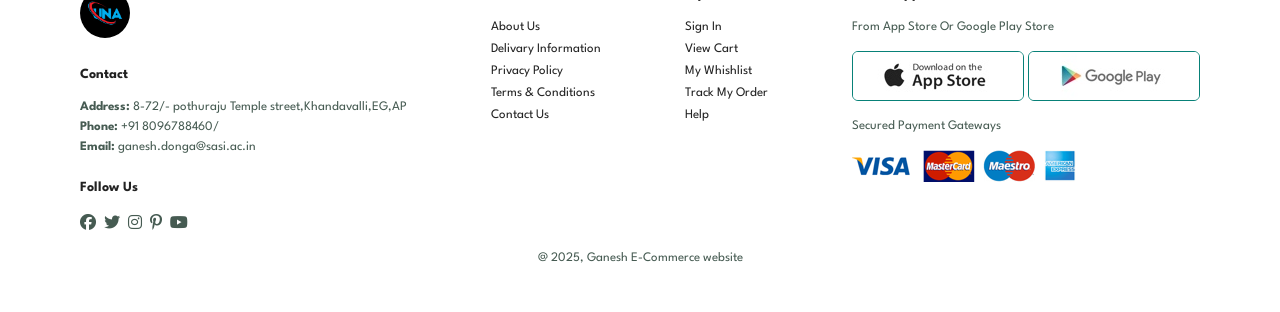
<file: e-comomeerce/sproduct.html>
<!DOCTYPE html>
<html lang="en">
<head>
    <meta charset="UTF-8">
    <meta name="viewport" content="width=device-width, initial-scale=1.0">
    <title>E-commerce</title>
    <link rel="stylesheet" href="https://cdnjs.cloudflare.com/ajax/libs/font-awesome/6.4.0/css/all.min.css">
    <link rel="stylesheet" href="style.css">
</head>
<body>
    <section id="header">
        <a href=""><img class="logo" src="img/logo.jpg" width="50" height="50" alt="img"></a>
        <div>
            <ul id="navbar">
                <li><a  href="index.html">Home</a></li>
                <li><a class="active" href="shop.html">Shop</a></li>
                <li><a href="blog.html">Blog</a></li>
                <li><a href="about.html">About</a></li>
                <li><a href="contact.html">contact</a></li>
                <li id="lg-bag"><a href="cart.html"><i class="fa-solid fa-cart-shopping"></i></a></li>
                <a href="" id="close"><i class="fa-solid fa-xmark"></i></a>
            </ul>
        </div>
        <div id="mobile">
            <a href="cart.html"><i class="fa-solid fa-cart-shopping"></i></a>
            <i id ="bar" class="fa-solid fa-bars"></i>
        </div>
    </section>
    <section id="prodetails" class="section-p1">
        <div class="single-pro-image">
            <img src="img/products/f1.jpg" width="100%" id="MainImg" alt="">
            
            <div class="small-img-group">
                <div class="small-img-col">
                    <img src="img/products/f1.jpg" width="100%" class="small-img" alt="">
                </div>
                <div class="small-img-col">
                    <img src="img/products/f2.jpg" width="100%" class="small-img" alt="">
                </div>
                <div class="small-img-col">
                    <img src="img/products/f3.jpg" width="100%" class="small-img" alt="">
                </div>
                <div class="small-img-col">
                    <img src="img/products/f4.jpg" width="100%" class="small-img" alt="">
                </div>
            </div>
        </div>
        <div class="single-pro-details">
            <h6>Home/ T-shirts</h6>
            <h4>Mens Fashion T-shirts</h4>
            <h2>&#8377;899/-</h2>
            <select>
                <option>Select Size</option>
                <option>Small</option>
                <option>Medium</option>
                <option>Large</option>
                <option>XL</option>
                <option>XXL</option>
            </select>
            <input type="number" value="1">
            <button class="normal">Add To Cart</button>
            <h4>Product Details</h4>
            <span>Lorem ipsum dolor sit, amet consectetur adipisicing elit.
                 Est, error? Obcaecati, sint sunt aut est magnam vitae tempora
                  aspernatur rerum? Totam repudiandae unde libero provident earum 
                  suscipit soluta nesciunt dolore ex pariatur architecto minima 
                  itaque non aspernatur voluptates, laudantium autem expedita
                blanditiis! Alias, et.Distinctio facere aperiam et nemo quibusdam!</span>
        </div>
    </section>
    <section id="product1" class="section-p1">
        <h2>Featured Products</h2>
        <p>Summer Collection New Modren Design</p>
        <div class="pro-container">
            <div class="pro">
                <img src="img/products/n5.jpg">
                <div class="des">
                    <span>Nine-studio</span>
                    <h5>Light Blue Full-Hands Shirt</h5>
                    <div class="star">
                        <i class="fas fa-star"></i>
                        <i class="fas fa-star"></i>
                        <i class="fas fa-star"></i>
                        <i class="fas fa-star"></i>
                        <i class="fas fa-star"></i>
                    </div>
                    <h4>&#8377;580/-</h4>
                </div>
                <a href="#"><p class="cart">&#128722;</p></a>
            </div>
            <div class="pro">
                <img src="img/products/n2.jpg">
                <div class="des">
                    <span>US-POLO</span>
                    <h5>Full-Hands Grey Shirt</h5>
                    <div class="star">
                        <i class="fas fa-star"></i>
                        <i class="fas fa-star"></i>
                        <i class="fas fa-star"></i>
                    </div>
                    <h4>&#8377;1024/-</h4>
                </div>
                <a href="#"><p class="cart">&#128722;</p></a>
            </div>
            <div class="pro">
                <img src="img/products/n3.jpg">
                <div class="des">
                    <span>Rubby</span>
                    <h5>Lokesh Daily wear Shirt</h5>
                    <div class="star">
                        <i class="fas fa-star"></i>
                        <i class="fas fa-star"></i>
                        <i class="fas fa-star"></i>
                        <i class="fas fa-star"></i>
                        <i class="fas fa-star"></i>
                    </div>
                    <h4>&#8377;999/-</h4>
                </div>
                <a href="#"><p class="cart">&#128722;</p></a>
            </div>
            <div class="pro">
                <img src="img/products/n8.jpg">
                <div class="des">
                    <span>Net-play</span>
                    <h5>Black Off-Hands Shirt</h5>
                    <div class="star">
                        <i class="fas fa-star"></i>
                        <i class="fas fa-star"></i>
                        <i class="fas fa-star"></i>
                        <i class="fas fa-star"></i>
                        <i class="fas fa-star"></i>
                    </div>
                    <h4>&#8377;599/-</h4>
                </div>
                <a href="#"><p class="cart">&#128722;</p></a>
            </div>
        </div>
    </section>
    <section id="newsletter" class="section-p1 section-m1">
        <div class="newstext">
            <h4>Sign Up for NewsLetters</h4>
            <p>Get E-mail updates for our latest shop and <span>Special offers.</span></p>
        </div>
        <div class="form">
            <input type="email" placeholder="Your email adress">
            <button class="normal">Sign Up</button>
        </div>
    </section>
    <footer class="section-p1">
        <div class="col">
            <img src="img/logo.jpg" width="50" height="50" class="logo">
            <h4>Contact</h4>
            <p><strong>Address:</strong> 8-72/- pothuraju Temple street,Khandavalli,EG,AP</p>
            <p><strong>Phone:</strong> +91 8096788460/</p>
            <p><strong>Email:</strong> ganesh.donga@sasi.ac.in</p>
            <div class="follow">
                <h4>Follow Us</h4>
                <div class="icon">
                    <i class="fa-brands fa-facebook"></i>
                    <i class="fa-brands fa-twitter"></i>
                    <i class="fa-brands fa-instagram"></i>
                    <i class="fa-brands fa-pinterest-p"></i>
                    <i class="fa-brands fa-youtube"></i>
                </div>
            </div>
        </div>
        <div class="col">
            <h4>About</h4>
            <a href="#">About Us</a>
            <a href="#">Delivary Information</a>
            <a href="#">Privacy Policy</a>
            <a href="#">Terms & Conditions</a>
            <a href="#">Contact Us</a>
        </div>
        <div class="col">
            <h4>My Account</h4>
            <a href="#">Sign In</a>
            <a href="#">View Cart</a>
            <a href="#">My Whishlist</a>
            <a href="#">Track My Order</a>
            <a href="#">Help</a>
        </div>
        <div class="col install">
            <h4>Install App</h4>
            <p>From App Store Or Google Play Store</p>
            <div class="row">
                <img src="img/pay/app.jpg" alt="">
                <img src="img/pay/play.jpg" alt="">
            </div>
            <p>Secured Payment Gateways</p>
            <img src="img/pay/pay.png" alt="">
        </div>


        <div class="copyright">
            <p>@ 2025, Ganesh E-Commerce website</p>
        </div>
    </footer>

    <script>
        var MainImg = document.getElementById("MainImg");
        var smallimg = document.getElementsByClassName("small-img");

        smallimg[0].onclick=function(){
            MainImg.src=smallimg[0].src;
        }
        smallimg[1].onclick=function(){
            MainImg.src=smallimg[1].src;
        }
        smallimg[2].onclick=function(){
            MainImg.src=smallimg[2].src;
        }
        smallimg[3].onclick=function(){
            MainImg.src=smallimg[3].src;
        }
    </script>
    <script src="script.js"></script>
</body>
</html>
</file>
<file: e-comomeerce/style.css>
@import url('https://fonts.googleapis.com/css2?family=Spartan:wght@100;200;300;400;500;600;700;800;900&display=swap'); 
*{
    margin: 0;
    padding: 0;
    box-sizing: border-box;
    font-family: 'Spartan',sans-serif;
}
h1{
    font-size: 50px;
    line-height: 64px;
    color: #222;
}
h2{
    font-size: 46px;
    line-height: 54px;
    color: #222;
}
h4{
    font-size: 20px;
    color: #222;

}
h6{
    font-weight: 700;
    font-size: 12px;
}

p{
    font-size: 16px;
    color: #465b52;
    margin: 15px 0 20px 0;
} 

.section-p1{
    padding: 40px 80px;
}

.section-m1{
    margin: 40px 0;
}

button.normal{
    font-size: 14px;
    font-weight: 600;
    padding: 15px 30px;
    color: #000;
    background-color: #fff;
    border-radius: 4px;
    cursor: pointer;
    border: none;
    outline: none;
    transition: 0.2s;
}

button.white{
    font-size: 13px;
    font-weight: 600;
    padding: 11px 18px;
    color: #fff;
    background-color: transparent;
    cursor: pointer;
    border: 1px solid #fff;
    outline: none;
    transition: 0.2s;
}
body{
    width: 100%;
}
.logo{
    border-radius: 50%;
}

#header{
    display: flex;
    justify-content: space-between;
    align-items: center;
    padding: 10px 80px;
    background: #e3e6f3;
    box-shadow: 0 5px 15px rgba(0,0,0,0.06);
    z-index: 999;
    position: sticky;
    top: 0;
    left: 0;
}

#navbar{
    display: flex;
    align-items: center;
    justify-content: center;
}
#navbar li{
    list-style: none;
    padding: 0 20px;
    position: relative;
}
#navbar li a{
    text-decoration: none;
    font-size: 16px;
    font-weight: 600;
    color: #1a1a1a;
    transition: 0.3s ease;
}
#navbar li a:hover,
#navbar li a.active
{
    color: #bac3ba;
}
#navbar li a.active::after,
#navbar li a:hover::after
{
    content: " ";
    width: 30%;
    height:2px;
    background: #bac3ba;
    position: absolute;
    bottom: -4px;
    left: 20px;
}

#mobile{
    display: none;
    align-items: center;
}
#close{
    display: none;
}

#hero{
    background-image: url('img/hero4.png');
    height: 90vh;
    width: 100%;
    background-size:cover;
    background-position: top 25% right 0;
    padding: 0 80px;
    display:flex;
    flex-direction: column;
    align-items: flex-start;
    justify-content: center;
}
#hero h4{
    padding-bottom: 15px;
}
#hero h1{
    color:  #6bc76b;
}
#hero button{
    background-image: url('img/button.png');
    background-color: transparent;
    color: #93ae93;
    padding: 14px 80px 14px 65px;
    background-repeat: no-repeat;
    border: 0;
    cursor: pointer;
    font-weight: 700;
    font-size: 15px;
}
#feature {
    display: flex;
    align-items: center;
    justify-content: space-between;
    flex-wrap: wrap;
}
#feature .fe-box{
    width: 180px;
    text-align: center;
    padding: 25px 15px;
    box-shadow: 20px 20px 34px rgba(0,0,0,0.03);
    border: 1px solid #cce7d0;
    border-radius: 4px;
    margin: 15px 0;
}

#feature .fe-box:hover{
    box-shadow: 10px 10px 54px rgba(70,62,221,0.1);
}

#feature .fe-box img{
    width: 100%;
    margin-bottom: 10px;
}

#feature .fe-box h6{
    display: inline-block;
    padding: 9px 8px 6px 8px;
    line-height: 1;
    border-radius: 4px;
    color: #088178;
    background-color: #fddde4;
}

#feature .fe-box:nth-child(2) h6
{
    background-color: #cdebbc;
}
#feature .fe-box:nth-child(3) h6
{
    background-color: #d18ef2;
}
#feature .fe-box:nth-child(4) h6
{
    background-color: #cdd4f8;
}
#feature .fe-box:nth-child(5) h6
{
    background-color: #f6dbf6;
}
#feature .fe-box:nth-child(6) h6
{
    background-color: #fff2e5;
}
#product1{
    text-align: center;
}
#product1 .pro-container{
    display: flex;
    justify-content: space-between;
    padding-top: 20px;
    align-items: center;
    flex-wrap: wrap;
}
#product1 .pro{
    width: 23%;
    min-width: 250px;
    padding: 10px 12px;
    border: 1px solid #cce7d0;
    border-radius: 25px;
    cursor: pointer;
    box-shadow: 20px 20px 30px rgba(0,0,0,0.02);
    margin: 15px 0;
    transition: 0.2s ease;
    position: relative;
}
#product1 .pro:hover{
    box-shadow: 20px 20px 30px rgba(0,0,0,0.06);
}
#product1 .pro img{
    width: 100%;
    border-radius: 20px;
}
#product1 .pro .des{
    text-align: start;
    padding: 10px 0;
}
#product1 .pro .des span{
    color: #606063;
    font-size: 12px;
}
#product1 .pro .des h5{
    padding-top: 7px;
    color: #1a1a1a;
    font-size: 14px;
}
#product1 .pro .des i{
    font-size: 12px;
    color: rgb(243,181,25);
}
#product1 .pro .des h4{
    padding-top: 7px;
    font-size: 15px;
    font-weight: 700;
    color: #088178;
}
#product1 .pro .cart{
    width: 40px;
    height: 40px;
    line-height: 40px;
    border-radius: 50px;
    font-weight: 500;
    background-color: #e8f6e8;
    color: #088178;
    border: 1px solid #cce7d0;
    position: absolute;
    bottom: 0px;
    right: 10px;
}

#banner{
    display: flex;
    justify-content: center;
    flex-direction: column;
    align-items: center;
    text-align: center;
    background-image: url('img/banner/b2.jpg');
    width: 100%;
    height: 40vh;
    background-size: cover;
    background-position: center;
}

#banner h4{
    color: #fff;
    font-size: 16px;
}
#banner h2{
    color: #fff;
    font-size: 30px;
    padding: 10px 0;
}
#banner h2 span{
    color: #ef3636;
}

#banner button:hover{
    background: #088178;
    color: #fff;
}

#sm-banner{
    display: flex;
    justify-content: space-between;
    flex-wrap: wrap;
}

#sm-banner .banner-box{
    display: flex;
    justify-content: center;
    flex-direction: column;
    align-items: flex-start;
    background-image: url('img/banner/b17.jpg');
    min-width: 660px;
    height: 50vh;
    background-size: cover;
    background-position: center;
    padding: 30px;
}

#sm-banner .banner-box2{
    background-image: url('img/banner/b10.jpg');
}
#sm-banner h4{
    color: #fff;
    font-size: 20px;
    font-weight: 300;
}
#sm-banner h2{
    color: #fff;
    font-size: 28px;
    font-weight: 800;
}

#sm-banner span{
    color: #fff;
    font-size: 14px;
    font-weight: 500;
    padding-bottom: 15px;
}

#sm-banner .banner-box:hover button{
    background: #088178;
    border: 1px solid #088178;
}
#banner3{
    display: flex;
    justify-content: space-between;
    flex-wrap: wrap;
    padding: 0 80px;
}
#banner3 .banner-box{
    display: flex;
    justify-content: center;
    flex-direction: column;
    align-items: flex-start;
    background-image: url('img/banner/b7.jpg');
    min-width: 30%;
    height: 30vh;
    background-size: cover;
    background-position: center;
    padding: 20px;
    margin-bottom: 20px;
}

#banner3 .banner-box2{
    background-image: url('img/banner/b4.jpg');
}
#banner3 .banner-box3{
    background-image: url('img/banner/b18.jpg');
}
#banner3 h2{
    color: #fff;
    font-weight: 900;
    font-size: 22px;
}
#banner3 h3{
    color: #ec544e;
    font-weight: 800;
    font-size: 15px;
}
#newsletter{
    display: flex;
    justify-content: space-between;
    flex-wrap: wrap;
    align-items: center;
    background-image: url('img/banner/b14.png');
    background-repeat: no-repeat;
    background-position: 20% 30%;
    background-color: #041e42;
}

#newsletter h4{
    font-size: 22px;
    font-weight:700;
    color: #fff;
}

#newsletter p{
    font-size: 14px;
    font-weight:600;
    color: #818ea0;
}
#newsletter p span{
    color: #ffbd27;
}

#newsletter .form{
    display: flex;
    width: 40%;
}

#newsletter input{
    height: 3.125rem;
    padding: 0 1.25em;
    font-size: 14px;
    width: 100%;
    border: 1px solid transparent;
    border-radius: 4px;
    outline: none;
    border-top-right-radius: 0;
    border-bottom-right-radius: 0;
}
#newsletter button{
    background-color: #088178;
    color: #fff;
    white-space: nowrap;
    border-top-left-radius: 0;
    border-bottom-left-radius: 0;
}

footer{
    display: flex;
    justify-content: space-between;
    flex-wrap: wrap;
}
footer .col{
    display: flex;
    flex-direction: column;
    align-items: flex-start;
    margin-bottom: 20px;
}
footer .logo{
    margin-bottom: 30px;
}
footer h4{
    font-size: 14px;
    padding-bottom: 20px;
}
footer p{
    font-size: 13px;
    margin: 0 0 8px 0;
}
footer a{
    font-size: 13px;
    text-decoration: none;
    color: #222;
    margin-bottom: 10px;
}
footer .follow{
    margin-top: 20px;
}

footer .follow i{
    color: #465b52;
    padding-right: 4px;
    cursor: pointer;
}

footer .install .row img{
    border: 1px solid #088178;
    border-radius: 6px;
}
footer .install img{
    margin: 10px 0 15px 0;
}
footer .follow i:hover,
footer a:hover
{
    color: #088178;
}

footer .copyright{
    width: 100%;
    text-align: center;
}

#page-header{
    background-image: url('img/banner/b1.jpg');
    width: 100%;
    height: 40vh;
    background-size: cover;
    display: flex;
    justify-content: center;
    text-align: center;
    flex-direction: column;
    padding: 14px;
}

#page-header h2,
#page-header p{
    color: #fff;
}

#pagination{
    text-align: center;
}
#pagination a{
    text-decoration: none;
    background-color: #088178;
    padding: 15px 20px;
    border-radius: 4px;
    color: #fff;
    font-weight: 600;
}
#pagination a i{
    font-size: 16px;
    font-weight: 600;
}
#prodetails{
    display: flex;
    margin-top: 20px;
}
#prodetails .single-pro-image{
    width: 40%;
    margin-right: 50px;
}
.small-img-group{
    display: flex;
    justify-content: space-between;
}
.small-img-col{
    flex-basis: 24%;
    cursor: pointer;
}
#prodetails .single-pro-details{
    width: 50%;
    padding-top: 30px;
}
#prodetails .single-pro-details h4{
    padding: 40px 0 20px 0;
}
#prodetails .single-pro-details h2{
    font-size: 26px;
}
#prodetails .single-pro-details select{
    display: block;
    padding: 5px 10px;
    margin-bottom: 10px;
}
#prodetails .single-pro-details input{
    width: 50px;
    height: 47px;
    padding-left: 10px;
    font-size: 16px;
    margin-left: 10px;
}

#prodetails .single-pro-details input:focus{
    outline: none;
}

#prodetails .single-pro-details button{
    background: #088178;
    color: #fff;
}
#prodetails .single-pro-details span{
    line-height: 25px;
} 




#page-header.blog-header{
    background-image: url("img/banner/b19.jpg");
}
#blog{
    padding: 150px 150px 0 150px;
}

#blog .blog-box{
    display: flex;
    align-items: center;
    width: 100%;
    position: relative;
    padding-bottom: 90px;
}

#blog .blog-img{
    width: 50%;
    margin-right: 40px;
}
#blog img{
    width: 100%;
    height: 300px;
    border-radius: 4px;
    object-fit: cover;
}
#blog .blog-details{
    width: 50%;
}
#blog .blog-details a{
    text-decoration: none;
    color: #000;
    font-size: 11px;
    font-weight: 700;
    position: relative;
    transition: 0.3s;
}
#blog .blog-details a::after{
    content: "";
    width: 50px;
    height:1px;
    background-color: #000;
    position: absolute;
    top: 4px;
    right: -60px;
}
#blog .blog-details a:hover{
    color: #088178;
}
#blog .blog-details a:hover::after{
    background-color: #088178;
}
#blog .blog-box h1{
    position: absolute;
    top:-40px;
    left:0;
    font-size:70px ;
    font-weight:700;
    color: #c9cbce;
    z-index: -9;
}




#page-header.about-header{
    background-image: url("img/about/banner.png");
}
#about-head{
    display: flex;
    align-items: center;
}
#about-head img{
    width: 50%;
    height: auto;
}
#about-head div{
    padding-left: 40px;
}

#about-app{
    text-align: center;
}
#about-app .video{
    width: 70%;
    height: 100%;
    margin: 30px auto 0 auto;
}
#about-app .video video{
    width: 100%;
    height: 100%;
    border-radius: 20px;
}




#contact-details{
    display: flex;
    justify-content: space-between;
    align-items: center;
}

#contact-details .details{
    width: 40%;
}
#contact-details .details span,
#form-details form span{
    font-size: 12px;
}
#contact-details .details h2,
#form-details form h2{
    font-size: 26px;
    line-height: 35px;
    padding: 20px 0;
}
#contact-details .details h3{
    font-size: 16px;
    padding-bottom: 15px;
}

#contact-details .details li{
    list-style: none;
    display: flex;
    padding: 10px 0;
}
#contact-details .details i{
    font-size: 14px;
    padding-right: 22px;
}
#contact-details .details p{
    margin: 0;
    font-size: 14px;
}

#contact-details .map{
    width: 55%;
    height: 400px;
}
#contact-details .map iframe{
    width: 100%;
    height: 100%;
}

#form-details 
{
    display: flex;
    justify-content: space-between;
    margin: 30px;
    padding: 80px;
    border: 1px solid #e1e1e1;
}
#form-details form{
    width: 65%;
    display: flex;
    flex-direction: column;
    align-items: flex-start;
}

#form-details form input,
#form-details form textarea{
    width: 100%;
    padding: 12px 15px;
    outline: none;
    margin-bottom: 20px;
    border: 1px solid #e1e1e1;
}

#form-details form button{
    background-color: #088178;
    color: #fff;
}

#form-details .people div{
    padding-bottom: 25px;
    display: flex;
    align-items: flex-start;
}
#form-details .people div img{
    width: 65px;
    height: 65px;
    object-fit: cover;
    margin-right: 15px;
}
#form-details .people div p{
    margin: 0;
    font-size: 13px;
    line-height: 25px;
}
#form-details .people div p span{
    display: block;
    font-size: 16px;
    font-weight: 600;
    color: #000;
}


#cart{
    overflow-x: auto;
}

#cart table{
    width: 100%;
    border-collapse: collapse;
    table-layout: fixed;
    white-space: nowrap;
}
#cart table img{
    width: 70px;
}
#cart table td:nth-child(1){
    width: 100px;
    text-align: center;
}
#cart table td:nth-child(2){
    width: 150px;
    text-align: center;
}
#cart table td:nth-child(3){
    width: 250px;
    text-align: center;
}
#cart table td:nth-child(4),
#cart table td:nth-child(5),
#cart table td:nth-child(6){
    width: 150px;
    text-align: center;
}
#cart table td:nth-child(5) input {
    width: 70px;
    padding: 10px 5px 10px 15px;
}
#cart table thead{
    border: 1px solid #e2e9e1;
    border-left: none;
    border-right: none;
}
#cart table thead td{
    font-weight: 700;
    text-transform: uppercase;
    font-size: 13px;
    padding: 18px 0;
}
#cart table tbody tr td{
    padding-top: 15px;
}
#cart table tbody td{
    font-size: 13px;
}

#cart-add{
    display: flex;
    flex-wrap: wrap;
    justify-content: space-between;
}
#coupon{
    width: 50%;
    margin-bottom: 30px;
}
#coupon h3,
#subtotal h3{
    padding-bottom: 13px;
}
#coupon input{
    padding: 10px 20px;
    outline: none;
    width: 60%;
    margin-right: 10px;
    border: 1px solid #e2e9e1;
}
#coupon button,
#subtotal button{
    background-color: #088178;
    color: #fff;
    padding: 12px 20px;
}

#subtotal{
    width: 50%;
    margin-bottom: 30px;
    border: 1px solid #e2e9e1;
    padding: 30px;
}

#subtotal table{
    border-collapse: collapse;
    width: 100%;
    margin-bottom: 20px;
}
#subtotal table td{
    width: 50%;
    border: 1px solid #e2e9e1;
    padding: 10px;
    font-size: 13px;
}







@media (max-width:799px) {
    .section-p1{
        padding: 40px 40px;
    }
    #navbar {
    display: flex;
    flex-direction: column;
    align-items: flex-start;
    justify-content: flex-start;
    position: fixed;
    top:0;
    right: -300px;
    height: 100vh;
    width: 300px;
    background-color: #e3e6f3;
    box-shadow: 0 40px 60px rgba(0,0,0,0.1);
    padding: 80px 0 0 10px;
    transition: 0.3s;
    }
    #navbar.active{
        right: 0px;
    }
    #navbar li{
        margin-bottom: 25px;
    }
    #mobile{
    display: flex;
    align-items: center;
    }
    #mobile i{
        color: #1a1a1a;
        font-size: 24px;
        padding-left: 20px;
    }

    #close{
        display: initial;
        position: absolute;
        top: 30px;
        left: 30px;
        color: #222;
        font-size: 24px;
    }
    #lg-bag{
        display: none;
    }
    #hero {
    height: 70vh;
    background-position: top 30% right 30%;
    padding: 0 80px;
    }
    #feature{
    justify-content: center;
    }
    #feature .fe-box{
        margin: 15px 15px;
    }
    #product1 .pro-container{
        justify-content: center;
    }
    #product1 .pro{
        margin: 15px;
    }
    #banner {
    height: 23vh;
}
    #sm-banner .banner-box { 
    min-width: 100%;
    height: 30vh;
    }
    #banner3{
        padding: 0 40px;
    }
    #banner3 .banner-box{
        width: 28%;
    }
    #newsletter .form{
        width: 70%;
    }


    #form-details{
        padding: 40px;
    }
    #form-details form{
        width: 50%;
    }
}


@media (max-width: 477px) {
    .section-p1{
        padding: 20px;
    }
    #header{
        padding: 10px 30px;
    }
    h2{
        font-size: 32px;
    }
    h1{
        font-size: 38px;
    }
    #hero{
        padding: 0 20px;
        background-position: 55%;
    }
    #feature{
        justify-content: center;
    }
    #feature .fe-box{
        width: 155px;
        margin: 0 0 15px 0;
    }
    #product1 .pro{
        width: 100%;
    }
    #banner{
        height: 40vh;
    }
    #sm-banner .banner-box{
        height: 40vh;
    }
    #sm-banner .banner-box2{
        margin-top: 20px;
    }
    #banner3{
        padding: 0 20px;
    }
    #banner3 .banner-box{
        width: 100%;
    }
    #newsletter{
        padding: 40px 20px;
    }
    #newsletter .form{
        width: 100%;
    }
    footer .copyright{
        text-align: start;
    }


    #prodetails{
        display: flex;
        flex-direction: column;
    }
    #prodetails .single-pro-image{
        width: 100%;
        margin-right: 0px;
    }
    #prodetails .single-pro-details{
        width: 100%;
    }



    #blog{
        padding: 100px 20px 0 20px;
    }
    #blog .blog-box{
        display: flex;
        flex-direction: column;
        align-items: flex-start;
    }
    #blog .blog-img{
        width: 100%;
        margin-right: 0px;
        margin-bottom: 30px;
    }
    #blog .blog-details{
        width: 100%;
    }


    #about-head{
        flex-direction: column;
    }
    #about-head img{
        width: 100%;
        margin-bottom: 20px;
    }
    #about-head div{
        padding-left: 0px;
    }
    #about-head .video{
        width: 100%;
    }


    #contact-details{
        flex-direction: column;
    }
    #contact-details .details{
        width: 100%;
        margin-bottom: 30px;
    }
    #contact-details .map{
        width: 100%;
    }
    #form-details{
        margin: 10px;
        padding: 30px 10px;
        flex-wrap: wrap;
    }
    #form-details form{
        width: 100%;
        margin-bottom: 30px;
    }


    #cart-add{
        flex-direction: column;
    }
    #coupon{
        width: 100%;
    }
    #subtotal{
        width: 100%;
        padding: 20px;
    }
}
</file>
